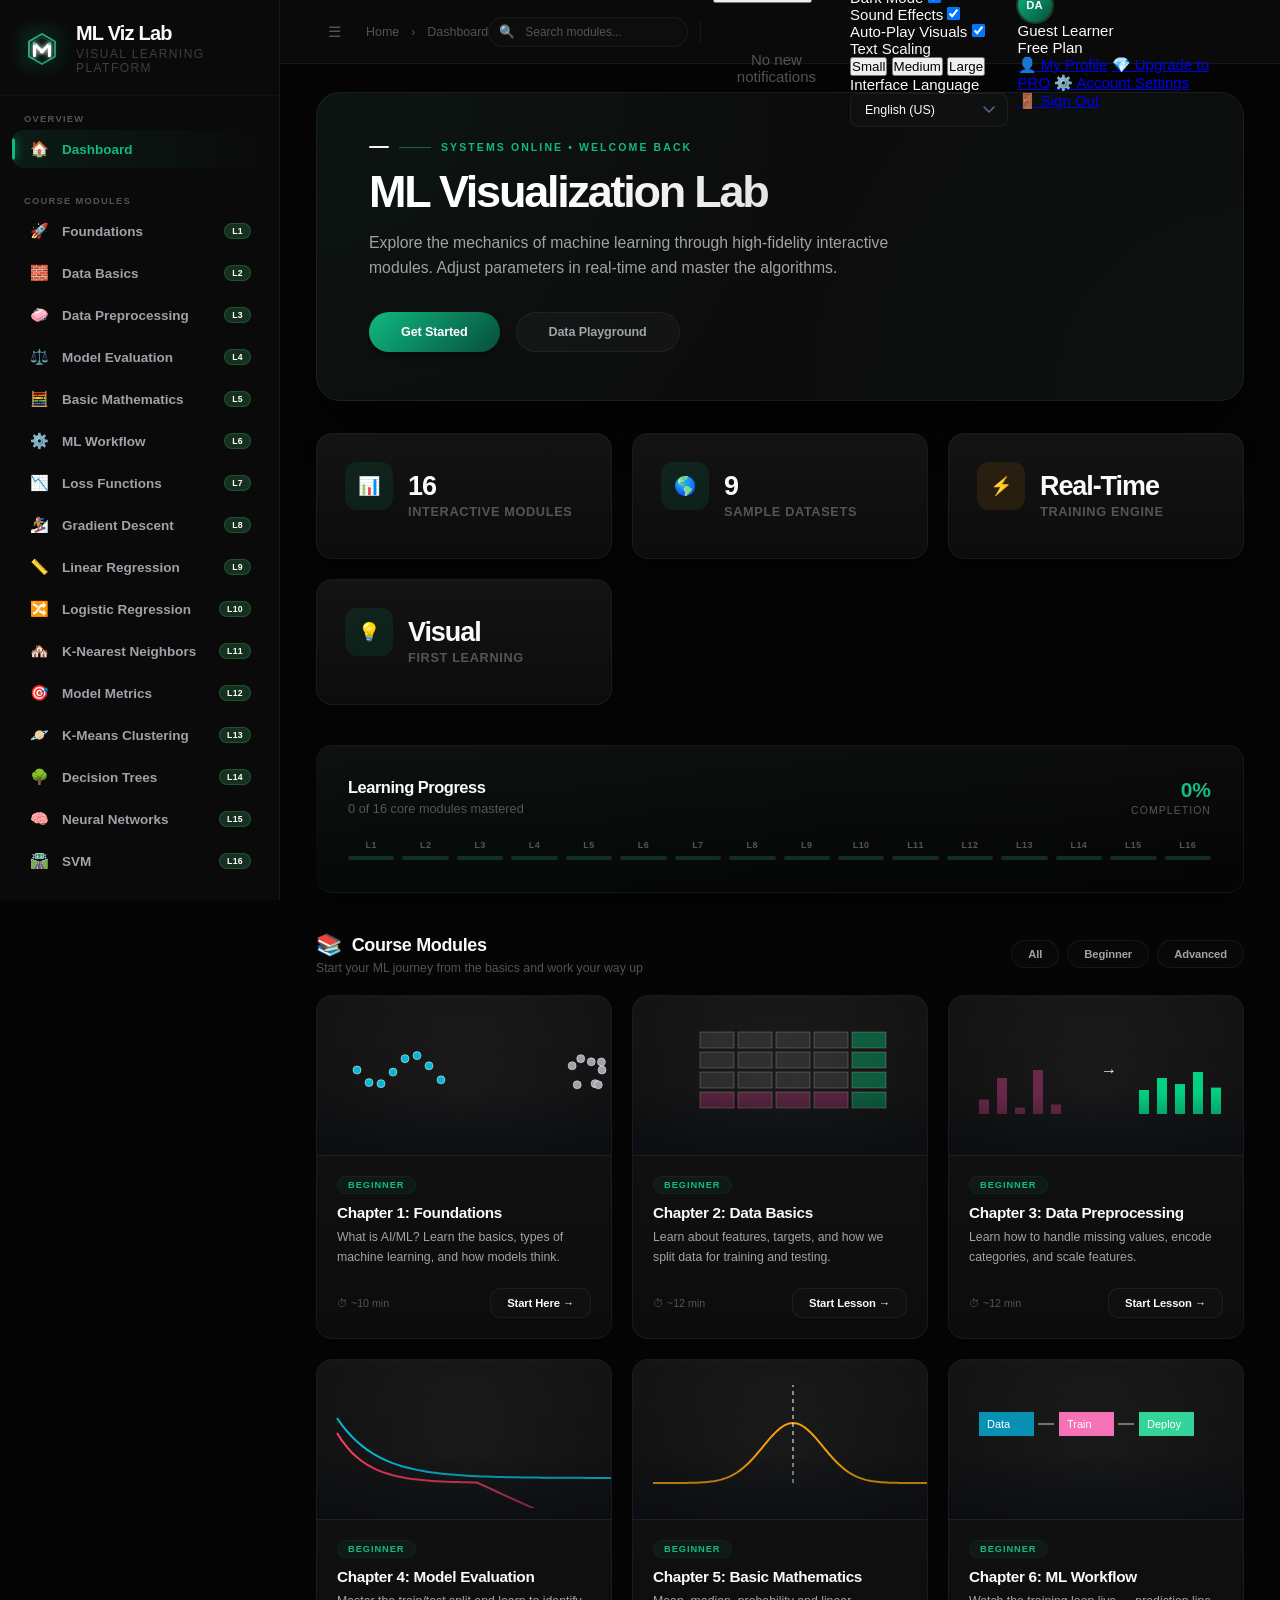
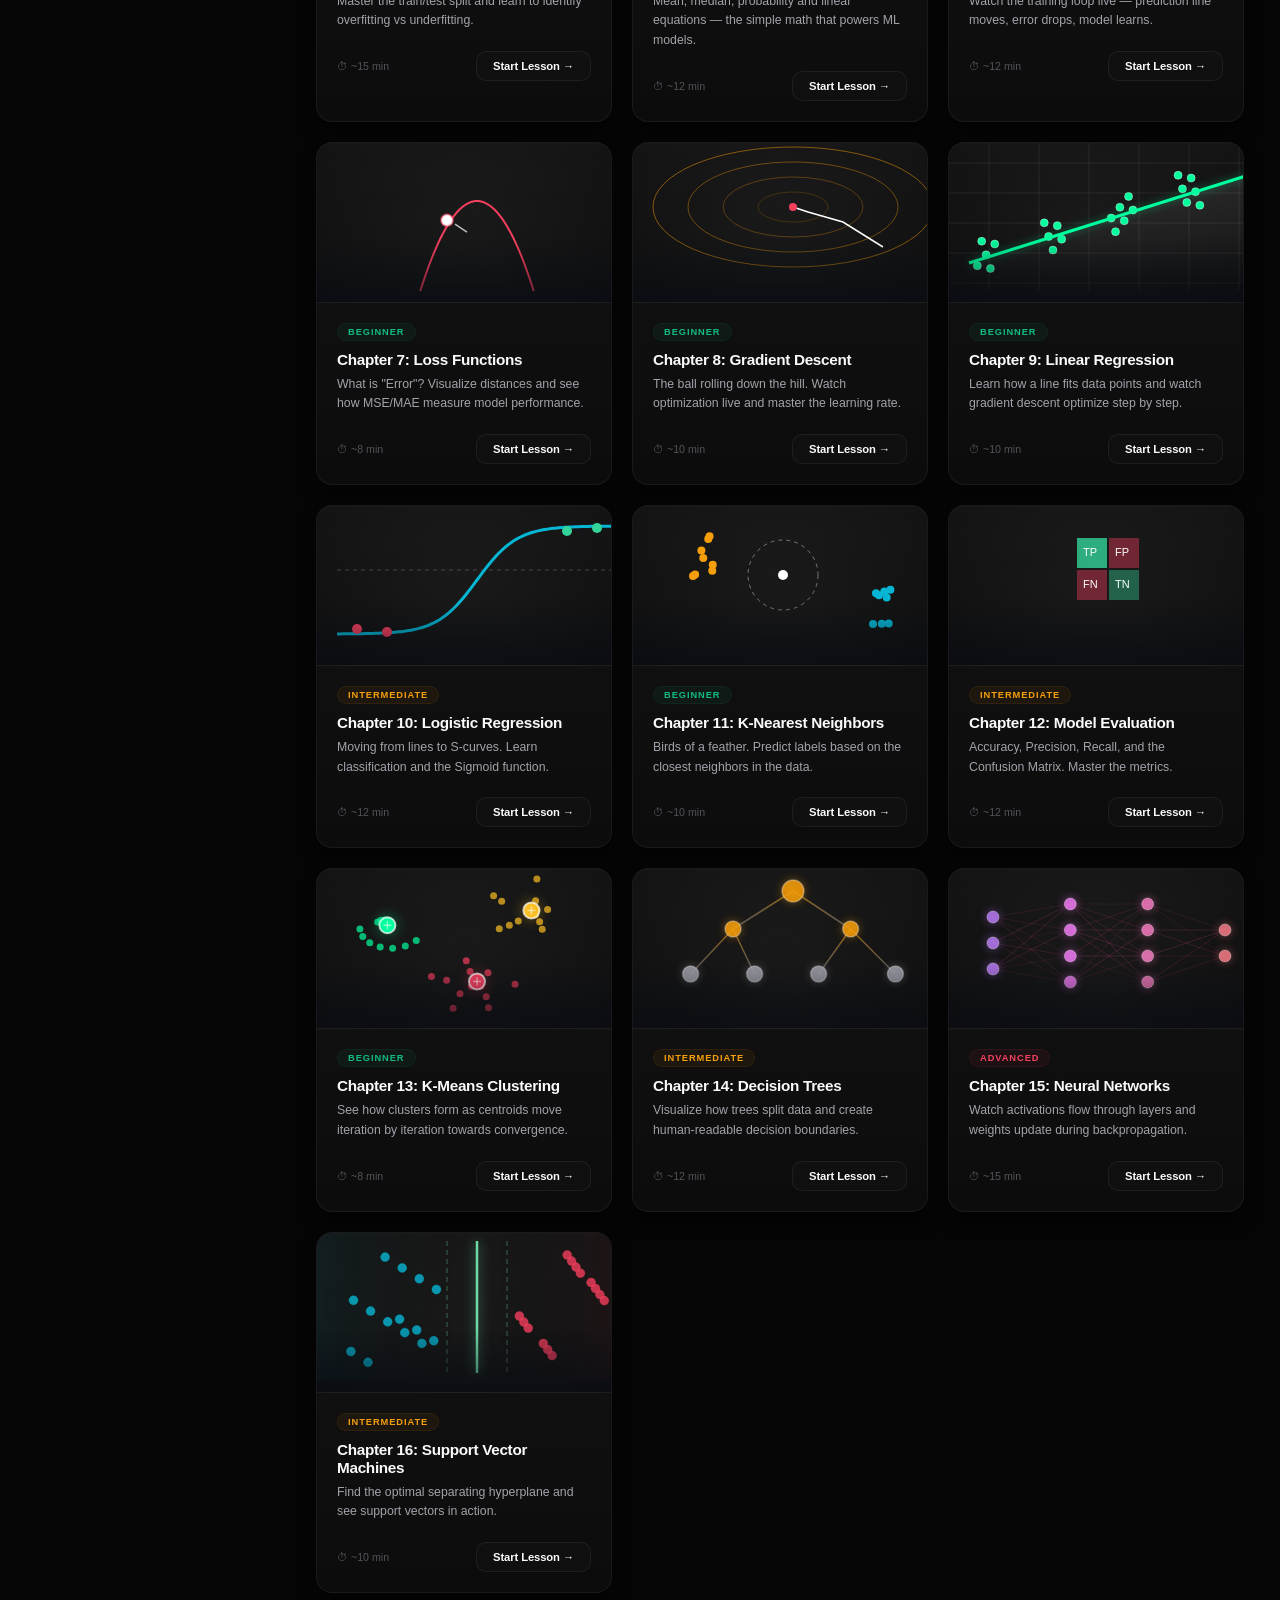
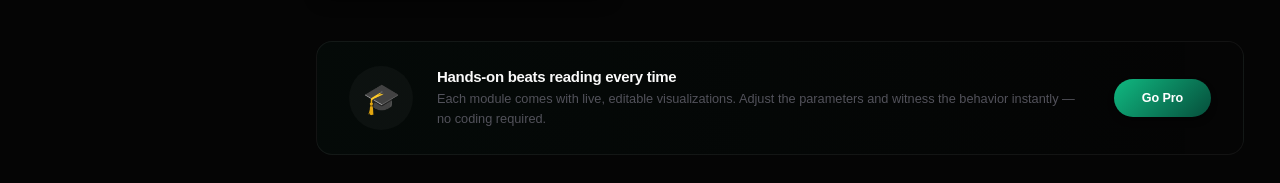
<file: app.html>
<!DOCTYPE html>
<html lang="en">
<head>
  <meta charset="UTF-8">
  <meta name="viewport" content="width=device-width, initial-scale=1.0">

  <!-- SEO -->
  <meta name="description" content="Learn machine learning through interactive visualizations. Watch algorithms train in real-time, understand gradient descent, and explore data.">
  <meta name="keywords" content="machine learning, ML, visualization, interactive, learn ML, neural networks, decision trees, gradient descent">
  <meta name="author" content="ML Viz Lab">
  <meta name="robots" content="index, follow">

  <!-- Open Graph / Social Sharing -->
  <meta property="og:type" content="website">
  <meta property="og:title" content="ML Viz Lab — Learn ML Through Visualization">
  <meta property="og:description" content="Interactive ML learning platform. Watch algorithms train in real-time.">
  <meta property="og:url" content="https://github.com/Vairamuthu18/ML-SAAS">
  <meta property="og:site_name" content="ML Viz Lab">

  <!-- Twitter Card -->
  <meta name="twitter:card" content="summary_large_image">
  <meta name="twitter:title" content="ML Viz Lab — Learn ML Through Visualization">
  <meta name="twitter:description" content="Interactive ML learning platform. Watch algorithms train in real-time.">

  <!-- Content Security Policy -->
  <meta http-equiv="Content-Security-Policy" content="default-src 'self'; script-src 'self' 'unsafe-inline'; style-src 'self' 'unsafe-inline'; img-src 'self' data:; font-src 'self';">

  <title>ML Viz Lab — Learn ML Through Visualization</title>
  <link rel="stylesheet" href="css/style.css">
  <link rel="icon" href="data:image/svg+xml,<svg xmlns='http://www.w3.org/2000/svg' viewBox='0 0 100 100'><path d='M50 5L90 27.5V72.5L50 95L10 72.5V27.5L50 5Z' stroke='%2334d399' stroke-width='6' fill='none'/><path d='M30 70V40L50 60L70 40V70' stroke='white' stroke-width='8' stroke-linecap='round' stroke-linejoin='round'/></svg>">

  <style>
    /* Page loading spinner */
    #page-loader {
      display: flex;
      align-items: center;
      justify-content: center;
      height: 200px;
    }
    .spinner {
      width: 36px; height: 36px;
      border: 3px solid rgba(255,255,255,0.1);
      border-top-color: var(--accent-blue, #6366f1);
      border-radius: 50%;
      animation: spin 0.7s linear infinite;
    }
    @keyframes spin { to { transform: rotate(360deg); } }
  </style>
</head>
<body>
  <div id="app">
    <!-- Sidebar -->
    <aside class="sidebar" role="navigation" aria-label="Main navigation">
      <div class="sidebar-brand" aria-label="ML Viz Lab home">
        <a href="/" style="display:flex;align-items:center;gap:12px;text-decoration:none;color:inherit;width:100%;">
          <div class="sidebar-brand-icon" aria-hidden="true" style="background: none; box-shadow: none;">
            <svg width="40" height="40" viewBox="0 0 24 24" fill="none" xmlns="http://www.w3.org/2000/svg">
              <defs>
                <linearGradient id="logo-grad" x1="0%" y1="0%" x2="100%" y2="100%">
                  <stop offset="0%" stop-color="#34d399" />
                  <stop offset="100%" stop-color="#10b981" />
                </linearGradient>
                <filter id="logo-glow" x="-30%" y="-30%" width="160%" height="160%">
                  <feGaussianBlur stdDeviation="1.2" result="blur" />
                  <feComposite in="SourceGraphic" in2="blur" operator="over" />
                </filter>
              </defs>
              <!-- Hexagonal frame -->
              <path d="M12 3L19.8 7.5V16.5L12 21L4.2 16.5V7.5L12 3Z" 
                    stroke="url(#logo-grad)" stroke-width="1.2" stroke-linejoin="round" opacity="0.8"/>
              <!-- Neural 'M' Structure -->
              <path d="M7.5 16V9L12 13.5L16.5 9V16" 
                    stroke="white" stroke-width="1.8" stroke-linecap="round" stroke-linejoin="round" 
                    filter="url(#logo-glow)" />
              <!-- Data Nodes -->
              <circle cx="12" cy="13.5" r="1.2" fill="white" filter="url(#logo-glow)" />
              <circle cx="7.5" cy="9" r="0.8" fill="#34d399" />
              <circle cx="16.5" cy="9" r="0.8" fill="#34d399" />
              <!-- Glass sheen -->
              <path d="M6 8L12 5L18 8" stroke="white" stroke-width="0.5" opacity="0.2" />
            </svg>
          </div>
          <div>
            <h1 style="margin:0;font-size:20px;">ML Viz Lab</h1>
            <span style="font-size:12px;opacity:0.7;">Visual Learning Platform</span>
          </div>
        </a>
      </div>

      <div class="sidebar-section">
        <div class="sidebar-section-title">Overview</div>
        <ul class="sidebar-nav" role="list">
          <li><a href="#" data-page="dashboard" class="active" aria-current="page"><span class="nav-icon" aria-hidden="true">🏠</span> Dashboard</a></li>
        </ul>
      </div>

      <div class="sidebar-section">
        <div class="sidebar-section-title">Course Modules</div>
        <ul class="sidebar-nav" role="list">
          <li><a href="#" data-page="foundations" aria-label="Lesson 1: Foundations"><span class="nav-icon" aria-hidden="true">🚀</span> Foundations <span class="badge">L1</span></a></li>
          <li><a href="#" data-page="data-basics" aria-label="Lesson 2: Data Basics"><span class="nav-icon" aria-hidden="true">🧱</span> Data Basics <span class="badge">L2</span></a></li>
          <li><a href="#" data-page="data-preprocessing" aria-label="Lesson 3: Data Preprocessing"><span class="nav-icon" aria-hidden="true">🧼</span> Data Preprocessing <span class="badge">L3</span></a></li>
          <li><a href="#" data-page="model-evaluation" aria-label="Lesson 4: Model Evaluation"><span class="nav-icon" aria-hidden="true">⚖️</span> Model Evaluation <span class="badge">L4</span></a></li>
          <li><a href="#" data-page="basic-math" aria-label="Lesson 5: Basic Mathematics"><span class="nav-icon" aria-hidden="true">🧮</span> Basic Mathematics <span class="badge">L5</span></a></li>
          <li><a href="#" data-page="ml-workflow" aria-label="Lesson 6: ML Workflow"><span class="nav-icon" aria-hidden="true">⚙️</span> ML Workflow <span class="badge">L6</span></a></li>
          <li><a href="#" data-page="loss-function" aria-label="Lesson 7: Loss Functions"><span class="nav-icon" aria-hidden="true">📉</span> Loss Functions <span class="badge">L7</span></a></li>
          <li><a href="#" data-page="gradient-descent" aria-label="Lesson 8: Gradient Descent"><span class="nav-icon" aria-hidden="true">🏂</span> Gradient Descent <span class="badge">L8</span></a></li>
          <li><a href="#" data-page="linear-regression" aria-label="Lesson 9: Linear Regression"><span class="nav-icon" aria-hidden="true">📏</span> Linear Regression <span class="badge">L9</span></a></li>
          <li><a href="#" data-page="logistic-regression" aria-label="Lesson 10: Logistic Regression"><span class="nav-icon" aria-hidden="true">🔀</span> Logistic Regression <span class="badge">L10</span></a></li>
          <li><a href="#" data-page="knn" aria-label="Lesson 11: K-Nearest Neighbors"><span class="nav-icon" aria-hidden="true">🏘️</span> K-Nearest Neighbors <span class="badge">L11</span></a></li>
          <li><a href="#" data-page="model-metrics" aria-label="Lesson 12: Model Metrics"><span class="nav-icon" aria-hidden="true">🎯</span> Model Metrics <span class="badge">L12</span></a></li>
          <li><a href="#" data-page="k-means" aria-label="Lesson 13: K-Means Clustering"><span class="nav-icon" aria-hidden="true">🪐</span> K-Means Clustering <span class="badge">L13</span></a></li>
          <li><a href="#" data-page="decision-tree" aria-label="Lesson 14: Decision Trees"><span class="nav-icon" aria-hidden="true">🌳</span> Decision Trees <span class="badge">L14</span></a></li>
          <li><a href="#" data-page="neural-network" aria-label="Lesson 15: Neural Networks"><span class="nav-icon" aria-hidden="true">🧠</span> Neural Networks <span class="badge">L15</span></a></li>
          <li><a href="#" data-page="svm" aria-label="Lesson 16: Support Vector Machines"><span class="nav-icon" aria-hidden="true">🛣️</span> SVM <span class="badge">L16</span></a></li>
        </ul>
      </div>

      <div class="sidebar-section">
        <div class="sidebar-section-title">Tools</div>
        <ul class="sidebar-nav" role="list">
          <li><a href="#" data-page="data-playground" aria-label="Data Playground"><span class="nav-icon" aria-hidden="true">🔬</span> Data Playground</a></li>
          <li><a href="#" data-page="explainers" aria-label="Why Did This Happen? Explainers"><span class="nav-icon" aria-hidden="true">💡</span> Why Did This Happen?</a></li>
        </ul>
      </div>

      <div class="sidebar-section">
        <div class="sidebar-section-title">Account</div>
        <ul class="sidebar-nav" role="list">
          <li><a href="#" data-page="pricing" aria-label="Pricing plans"><span class="nav-icon" aria-hidden="true">💎</span> Pricing <span class="badge pro">PRO</span></a></li>
          <li><a href="#" data-page="login" aria-label="Login or sign up"><span class="nav-icon" aria-hidden="true">👤</span> Login / Signup</a></li>
        </ul>
      </div>

      <!-- Bottom user capsule -->
      <div class="sidebar-user" id="sidebar-user-capsule" aria-label="User account info">
        <div class="sidebar-user-avatar" id="user-avatar-initials">ML</div>
        <div class="sidebar-user-info">
          <div class="sidebar-user-name" id="sidebar-user-name">Guest Learner</div>
          <div class="sidebar-user-role" id="sidebar-user-role">Free Plan · <span style="color:var(--accent-emerald)">Active</span></div>
        </div>
      </div>
    </aside>

    <!-- Main -->
    <div class="main-content" role="main">
      <!-- Topbar -->
      <header class="topbar" role="banner">
        <div class="topbar-left">
          <button class="topbar-btn" id="menu-toggle" aria-label="Toggle sidebar menu" aria-expanded="false">☰</button>
          <nav class="topbar-breadcrumb" id="breadcrumb" aria-label="Breadcrumb">
            Home <span style="color:var(--text-muted);margin:0 5px" aria-hidden="true">›</span> <strong>Dashboard</strong>
          </nav>
        </div>
        <div class="topbar-right">
          <div class="topbar-search" role="search">
            <span class="topbar-search-icon" aria-hidden="true">🔍</span>
            <input type="search" placeholder="Search modules..." id="topbar-search-input" aria-label="Search modules">
          </div>
          <div class="topbar-divider" aria-hidden="true"></div>
          <!-- Notifications -->
          <div class="topbar-dropdown" id="notif-dropdown-trigger">
            <button class="topbar-btn" id="notif-btn" title="Notifications" aria-label="Notifications">
              <svg width="20" height="20" viewBox="0 0 24 24" fill="none" stroke="currentColor" stroke-width="2" stroke-linecap="round" stroke-linejoin="round">
                <path d="M18 8A6 6 0 0 0 6 8c0 7-3 9-3 9h18s-3-2-3-9"></path>
                <path d="M13.73 21a2 2 0 0 1-3.46 0"></path>
              </svg>
              <span class="notif-dot" id="notif-dot-spark"></span>
            </button>
            <div class="dropdown-menu" id="notif-menu">
              <div class="dropdown-header">
                <span>Notifications</span>
                <button class="dropdown-action-btn" id="clear-notifs">Mark all as read</button>
              </div>
              <div class="dropdown-content" id="notif-list">
                <!-- Notifications will be injected here -->
                <div class="dropdown-item empty-state">No new notifications</div>
              </div>
            </div>
          </div>

          <!-- Settings -->
          <div class="topbar-dropdown" id="settings-dropdown-trigger">
            <button class="topbar-btn" id="settings-btn" title="Settings" aria-label="Settings">
              <svg width="20" height="20" viewBox="0 0 24 24" fill="none" stroke="currentColor" stroke-width="2" stroke-linecap="round" stroke-linejoin="round">
                <rect x="3" y="3" width="18" height="18" rx="4" ry="4"></rect>
                <path d="M9 9h6v6H9z"></path>
              </svg>
            </button>
            <div class="dropdown-menu" id="settings-menu">
              <div class="dropdown-header">Platform Settings</div>
              <div class="dropdown-content">
                <div class="dropdown-item-flex">
                  <span>Dark Mode</span>
                  <label class="switch"><input type="checkbox" id="theme-toggle" checked><span class="slider"></span></label>
                </div>
                <div class="dropdown-item-flex">
                  <span>Sound Effects</span>
                  <label class="switch"><input type="checkbox" id="sound-toggle" checked><span class="slider"></span></label>
                </div>
                <div class="dropdown-item-flex">
                  <span>Auto-Play Visuals</span>
                  <label class="switch"><input type="checkbox" id="autoplay-toggle" checked><span class="slider"></span></label>
                </div>
                <div class="dropdown-divider"></div>
                <!-- Accessibility Section -->
                <div class="dropdown-item-vertical">
                  <span class="dropdown-label-sm">Text Scaling</span>
                  <div class="pill-group">
                    <button class="pill-btn" onclick="setTextScale('normal')">Small</button>
                    <button class="pill-btn" onclick="setTextScale('large')">Medium</button>
                    <button class="pill-btn" onclick="setTextScale('extra')">Large</button>
                  </div>
                </div>
                <!-- Language Section -->
                <div class="dropdown-item-vertical border-top">
                  <span class="dropdown-label-sm">Interface Language</span>
                  <select class="dropdown-select" onchange="setLanguage(this.value)">
                    <option value="en">English (US)</option>
                    <option value="es">Español</option>
                    <option value="hi">हिन्दी</option>
                  </select>
                </div>
              </div>
            </div>
          </div>

          <!-- Profile -->
          <div class="topbar-dropdown" id="profile-dropdown-trigger">
            <div class="user-avatar yellow-avatar" id="topbar-user-avatar" title="Profile" aria-label="User profile" role="button" tabindex="0">DA</div>
            <div class="dropdown-menu" id="profile-menu">
              <div class="dropdown-user-header">
                <div class="user-avatar yellow-avatar sm">DA</div>
                <div class="user-details">
                  <div class="user-name" id="dropdown-user-name">Guest Learner</div>
                  <div class="user-plan">Free Plan</div>
                </div>
              </div>
              <div class="dropdown-divider"></div>
              <div class="dropdown-content">
                <a href="#" class="dropdown-item"><span class="dropdown-icon">👤</span> My Profile</a>
                <a href="#" class="dropdown-item"><span class="dropdown-icon">💎</span> Upgrade to PRO</a>
                <a href="#" class="dropdown-item"><span class="dropdown-icon">⚙️</span> Account Settings</a>
                <div class="dropdown-divider"></div>
                <a href="#" class="dropdown-item logout-btn" id="logout-btn"><span class="dropdown-icon">🚪</span> Sign Out</a>
              </div>
            </div>
          </div>
        </div>
      </header>

      <!-- Page Content -->
      <div id="page-content" class="page-content" aria-live="polite" aria-label="Page content"></div>
    </div>
  </div>

  <script type="module">
    import { navigate } from './js/app.js';
    window.__app = { navigate };
  </script>
</body>
</html>
</file>
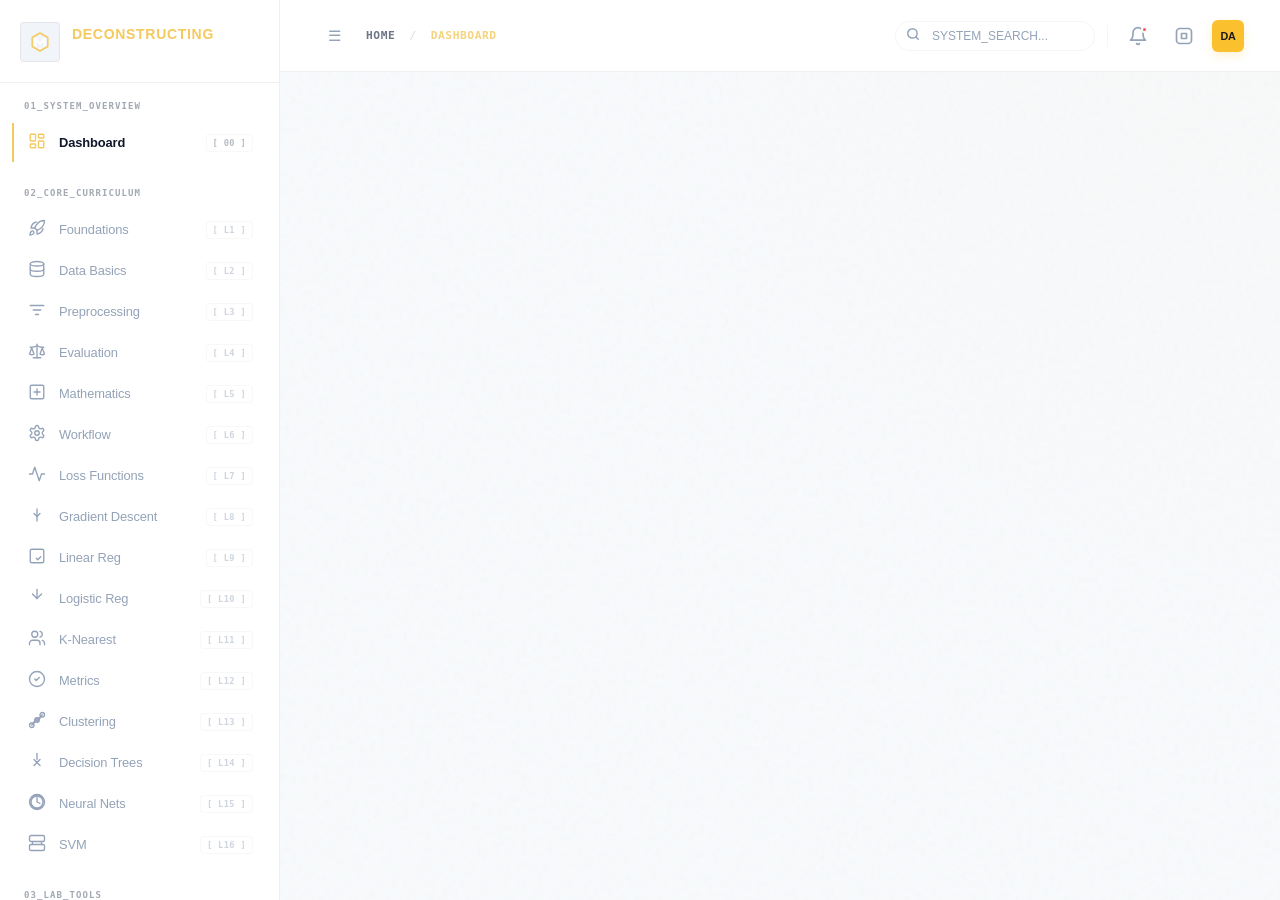
<file: react-app/public/app.html>
<!DOCTYPE html>
<html lang="en">
<head>
  <meta charset="UTF-8">
  <meta name="viewport" content="width=device-width, initial-scale=1.0">

  <!-- SEO -->
  <meta name="description" content="Learn machine learning through interactive visualizations. Watch algorithms train in real-time, understand gradient descent, and explore data.">
  <meta name="keywords" content="machine learning, ML, visualization, interactive, learn ML, neural networks, decision trees, gradient descent">
  <meta name="author" content="DECONSTRUCTING AI SYSTEMS">
  <meta name="robots" content="index, follow">

  <!-- Open Graph / Social Sharing -->
  <meta property="og:type" content="website">
  <meta property="og:title" content="DECONSTRUCTING AI SYSTEMS">
  <meta property="og:description" content="High-fidelity ML platform. Master the architecture of modern AI.">
  <meta property="og:url" content="https://github.com/Vairamuthu18/ALGO-ARCHITECT">
  <meta property="og:site_name" content="DECONSTRUCTING AI SYSTEMS">

  <!-- Twitter Card -->
  <meta name="twitter:card" content="summary_large_image">
  <meta name="twitter:title" content="DECONSTRUCTING AI SYSTEMS">
  <meta name="twitter:description" content="High-fidelity ML visualization. Deconstruct logic, architect the future.">

  <!-- Content Security Policy -->
  <meta http-equiv="Content-Security-Policy" content="default-src 'self'; script-src 'self' 'unsafe-inline'; style-src 'self' 'unsafe-inline'; img-src 'self' data:; font-src 'self';">

  <title>DECONSTRUCTING AI SYSTEMS</title>
  <link rel="stylesheet" href="css/style.css">
  <link rel="icon" href="data:image/svg+xml,<svg xmlns='http://www.w3.org/2000/svg' viewBox='0 0 100 100'><path d='M50 5L90 27.5V72.5L50 95L10 72.5V27.5L50 5Z' stroke='%2334d399' stroke-width='6' fill='none'/><path d='M30 70V40L50 60L70 40V70' stroke='white' stroke-width='8' stroke-linecap='round' stroke-linejoin='round'/></svg>">

  <style>
    /* Page loading spinner */
    #page-loader {
      display: flex;
      align-items: center;
      justify-content: center;
      height: 200px;
    }
    .spinner {
      width: 36px; height: 36px;
      border: 3px solid rgba(255,255,255,0.1);
      border-top-color: var(--accent-blue, #6366f1);
      border-radius: 50%;
      animation: spin 0.7s linear infinite;
    }
    @keyframes spin { to { transform: rotate(360deg); } }
  </style>
</head>
<body>
  <div id="app">
    <!-- Sidebar -->
    <aside class="sidebar" role="navigation" aria-label="Main navigation">
      <div class="sidebar-brand" aria-label="ML Viz Lab home">
        <a href="/" style="display:flex;align-items:center;gap:12px;text-decoration:none;color:inherit;width:100%;">
          <div class="sidebar-brand-icon" aria-hidden="true" style="background: var(--bg-muted); border: 1px solid var(--border-subtle); box-shadow: none;">
            <svg width="24" height="24" viewBox="0 0 24 24" fill="none" xmlns="http://www.w3.org/2000/svg">
              <!-- Sharp Hexagonal frame -->
              <path d="M12 3L19.8 7.5V16.5L12 21L4.2 16.5V7.5L12 3Z" 
                    stroke="var(--accent-gold)" stroke-width="1.5" stroke-linejoin="round"/>
              <!-- Clean 'M' Structure -->
              <path d="M7.5 16V9L12 13.5L16.5 9V16" 
                    stroke="white" stroke-width="2" stroke-linecap="round" stroke-linejoin="round" />
            </svg>
          </div>
          <div>
            <h1 style="margin:0;font-size:14px; letter-spacing:0.05em; font-weight:800; text-transform:uppercase; color:var(--accent-gold);">Deconstructing</h1>
            <h1 style="margin:0;font-size:14px; letter-spacing:0.05em; font-weight:800; text-transform:uppercase; color:white;">AI Systems</h1>
          </div>
        </a>
      </div>

      <div class="sidebar-section">
        <div class="sidebar-section-title mono-label" style="margin-bottom:12px; font-size:0.6rem; letter-spacing:0.12em; opacity:0.5;">01_SYSTEM_OVERVIEW</div>
        <ul class="sidebar-nav" role="list">
          <li><a href="#" data-page="dashboard" class="active" aria-current="page">
            <span class="nav-icon" aria-hidden="true" style="color:var(--accent-gold);">
              <svg width="18" height="18" viewBox="0 0 24 24" fill="none" stroke="currentColor" stroke-width="1.8" stroke-linecap="round" stroke-linejoin="round"><rect width="7" height="9" x="3" y="3" rx="1"/><rect width="7" height="5" x="14" y="3" rx="1"/><rect width="7" height="9" x="14" y="12" rx="1"/><rect width="7" height="5" x="3" y="16" rx="1"/></svg>
            </span>
            Dashboard
            <span class="badge mono-label" style="margin-left:auto; opacity:0.4;">[ 00 ]</span>
          </a></li>
        </ul>
      </div>

      <div class="sidebar-section">
        <div class="sidebar-section-title mono-label" style="margin-bottom:12px; font-size:0.6rem; letter-spacing:0.12em; opacity:0.5;">02_CORE_CURRICULUM</div>
        <ul class="sidebar-nav" role="list">
          <li><a href="#" data-page="foundations" aria-label="Lesson 1: Foundations">
            <span class="nav-icon" aria-hidden="true">
              <svg width="18" height="18" viewBox="0 0 24 24" fill="none" stroke="currentColor" stroke-width="1.8" stroke-linecap="round" stroke-linejoin="round"><path d="M4.5 16.5c-1.5 1.26-2 5-2 5s3.74-.5 5-2c.71-.84.7-2.13-.09-2.91a2.18 2.18 0 0 0-2.91-.09z"/><path d="m12 15-3-3a22 22 0 0 1 2-3.95A12.88 12.88 0 0 1 22 2c0 2.72-.78 7.5-6 11a22.35 22.35 0 0 1-4 2z"/><path d="M9 12H4s.55-3.03 2-5c1.62-2.2 5-3 5-3"/><path d="M12 15v5s3.03-.55 5-2c2.2-1.62 3-5 3-5"/></svg>
            </span>
            Foundations <span class="badge mono-label">[ L1 ]</span>
          </a></li>
          <li><a href="#" data-page="data-basics" aria-label="Lesson 2: Data Basics">
            <span class="nav-icon" aria-hidden="true">
              <svg width="18" height="18" viewBox="0 0 24 24" fill="none" stroke="currentColor" stroke-width="1.8" stroke-linecap="round" stroke-linejoin="round"><ellipse cx="12" cy="5" rx="9" ry="3"/><path d="M3 5V19A9 3 0 0 0 21 19V5"/><path d="M3 12A9 3 0 0 0 21 12"/></svg>
            </span>
            Data Basics <span class="badge mono-label">[ L2 ]</span>
          </a></li>
          <li><a href="#" data-page="data-preprocessing" aria-label="Lesson 3: Data Preprocessing">
            <span class="nav-icon" aria-hidden="true">
              <svg width="18" height="18" viewBox="0 0 24 24" fill="none" stroke="currentColor" stroke-width="1.8" stroke-linecap="round" stroke-linejoin="round"><path d="M3 6h18"/><path d="M7 12h10"/><path d="M10 18h4"/></svg>
            </span>
            Preprocessing <span class="badge mono-label">[ L3 ]</span>
          </a></li>
          <li><a href="#" data-page="model-evaluation" aria-label="Lesson 4: Model Evaluation">
            <span class="nav-icon" aria-hidden="true">
              <svg width="18" height="18" viewBox="0 0 24 24" fill="none" stroke="currentColor" stroke-width="1.8" stroke-linecap="round" stroke-linejoin="round"><path d="m16 16 3-8 3 8c-.87.65-1.92 1-3 1s-2.13-.35-3-1Z"/><path d="m2 16 3-8 3 8c-.87.65-1.92 1-3 1s-2.13-.35-3-1Z"/><path d="M7 21h10"/><path d="M12 3v18"/><path d="M3 7h2c2 0 5-1 7-2 2 1 5 2 7 2h2"/></svg>
            </span>
            Evaluation <span class="badge mono-label">[ L4 ]</span>
          </a></li>
          <li><a href="#" data-page="basic-math" aria-label="Lesson 5: Basic Mathematics">
            <span class="nav-icon" aria-hidden="true">
              <svg width="18" height="18" viewBox="0 0 24 24" fill="none" stroke="currentColor" stroke-width="1.8" stroke-linecap="round" stroke-linejoin="round"><rect width="18" height="18" x="3" y="3" rx="2"/><path d="M8 12h8"/><path d="M12 8v8"/></svg>
            </span>
            Mathematics <span class="badge mono-label">[ L5 ]</span>
          </a></li>
          <li><a href="#" data-page="ml-workflow" aria-label="Lesson 6: ML Workflow">
            <span class="nav-icon" aria-hidden="true">
              <svg width="18" height="18" viewBox="0 0 24 24" fill="none" stroke="currentColor" stroke-width="1.8" stroke-linecap="round" stroke-linejoin="round"><path d="M12.22 2h-.44a2 2 0 0 0-2 2v.18a2 2 0 0 1-1 1.73l-.43.25a2 2 0 0 1-2 0l-.15-.08a2 2 0 0 0-2.73.73l-.22.38a2 2 0 0 0 .73 2.73l.15.1a2 2 0 0 1 1 1.72v.51a2 2 0 0 1-1 1.74l-.15.09a2 2 0 0 0-.73 2.73l.22.38a2 2 0 0 0 2.73.73l.15-.08a2 2 0 0 1 2 0l.43.25a2 2 0 0 1 1 1.73V20a2 2 0 0 0 2 2h.44a2 2 0 0 0 2-2v-.18a2 2 0 0 1 1-1.73l.43-.25a2 2 0 0 1 2 0l.15.08a2 2 0 0 0 2.73-.73l.22-.39a2 2 0 0 0-.73-2.73l-.15-.08a2 2 0 0 1-1-1.74v-.5a2 2 0 0 1 1-1.74l.15-.09a2 2 0 0 0 .73-2.73l-.22-.38a2 2 0 0 0-2.73-.73l-.15.08a2 2 0 0 1-2 0l-.43-.25a2 2 0 0 1-1-1.73V4a2 2 0 0 0-2-2z"/><circle cx="12" cy="12" r="3"/></svg>
            </span>
            Workflow <span class="badge mono-label">[ L6 ]</span>
          </a></li>
          <li><a href="#" data-page="loss-function" aria-label="Lesson 7: Loss Functions">
            <span class="nav-icon" aria-hidden="true">
              <svg width="18" height="18" viewBox="0 0 24 24" fill="none" stroke="currentColor" stroke-width="1.8" stroke-linecap="round" stroke-linejoin="round"><path d="M22 12h-4l-3 9L9 3l-3 9H2"/></svg>
            </span>
            Loss Functions <span class="badge mono-label">[ L7 ]</span>
          </a></li>
          <li><a href="#" data-page="gradient-descent" aria-label="Lesson 8: Gradient Descent">
            <span class="nav-icon" aria-hidden="true">
              <svg width="18" height="18" viewBox="0 0 24 24" fill="none" stroke="currentColor" stroke-width="1.8" stroke-linecap="round" stroke-linejoin="round"><path d="M12 20v-6"/><path d="m16 10-4 4-4-4"/><path d="M12 14V4"/></svg>
            </span>
            Gradient Descent <span class="badge mono-label">[ L8 ]</span>
          </a></li>
          <li><a href="#" data-page="linear-regression" aria-label="Lesson 9: Linear Regression">
            <span class="nav-icon" aria-hidden="true">
              <svg width="18" height="18" viewBox="0 0 24 24" fill="none" stroke="currentColor" stroke-width="1.8" stroke-linecap="round" stroke-linejoin="round"><path d="m11 15 2 2 4-4"/><rect width="18" height="18" x="3" y="3" rx="2"/></svg>
            </span>
            Linear Reg <span class="badge mono-label">[ L9 ]</span>
          </a></li>
          <li><a href="#" data-page="logistic-regression" aria-label="Lesson 10: Logistic Regression">
            <span class="nav-icon" aria-hidden="true">
              <svg width="18" height="18" viewBox="0 0 24 24" fill="none" stroke="currentColor" stroke-width="1.8" stroke-linecap="round" stroke-linejoin="round"><path d="m18 8-6 6-6-6"/><path d="M12 14V2"/></svg>
            </span>
            Logistic Reg <span class="badge mono-label">[ L10 ]</span>
          </a></li>
          <li><a href="#" data-page="knn" aria-label="Lesson 11: K-Nearest Neighbors">
            <span class="nav-icon" aria-hidden="true">
              <svg width="18" height="18" viewBox="0 0 24 24" fill="none" stroke="currentColor" stroke-width="1.8" stroke-linecap="round" stroke-linejoin="round"><path d="M16 21v-2a4 4 0 0 0-4-4H6a4 4 0 0 0-4 4v2"/><circle cx="9" cy="7" r="4"/><path d="M22 21v-2a4 4 0 0 0-3-3.87"/><path d="M16 3.13a4 4 0 0 1 0 7.75"/></svg>
            </span>
            K-Nearest <span class="badge mono-label">[ L11 ]</span>
          </a></li>
          <li><a href="#" data-page="model-metrics" aria-label="Lesson 12: Model Metrics">
            <span class="nav-icon" aria-hidden="true">
              <svg width="18" height="18" viewBox="0 0 24 24" fill="none" stroke="currentColor" stroke-width="1.8" stroke-linecap="round" stroke-linejoin="round"><circle cx="12" cy="12" r="10"/><path d="m9 12 2 2 4-4"/></svg>
            </span>
            Metrics <span class="badge mono-label">[ L12 ]</span>
          </a></li>
          <li><a href="#" data-page="k-means" aria-label="Lesson 13: K-Means Clustering">
            <span class="nav-icon" aria-hidden="true">
              <svg width="18" height="18" viewBox="0 0 24 24" fill="none" stroke="currentColor" stroke-width="1.8" stroke-linecap="round" stroke-linejoin="round"><circle cx="12" cy="12" r="3"/><circle cx="19" cy="5" r="3"/><circle cx="5" cy="19" r="3"/><path d="M17.17 6.83 6.83 17.17"/><path d="m12 15 7-10"/><path d="m12 9-7 10"/></svg>
            </span>
            Clustering <span class="badge mono-label">[ L13 ]</span>
          </a></li>
          <li><a href="#" data-page="decision-tree" aria-label="Lesson 14: Decision Trees">
            <span class="nav-icon" aria-hidden="true">
              <svg width="18" height="18" viewBox="0 0 24 24" fill="none" stroke="currentColor" stroke-width="1.8" stroke-linecap="round" stroke-linejoin="round"><path d="M12 2v8"/><path d="m16 10-4 4-4-4"/><path d="m12 14-4 4"/><path d="m12 14 4 4"/></svg>
            </span>
            Decision Trees <span class="badge mono-label">[ L14 ]</span>
          </a></li>
          <li><a href="#" data-page="neural-network" aria-label="Lesson 15: Neural Networks">
            <span class="nav-icon" aria-hidden="true">
              <svg width="18" height="18" viewBox="0 0 24 24" fill="none" stroke="currentColor" stroke-width="1.8" stroke-linecap="round" stroke-linejoin="round"><path d="M12 2a10 10 0 1 0 10 10A10 10 0 0 0 12 2zm0 18a8 8 0 1 1 8-8 8 8 0 0 1-8 8z"/><path d="M12 6v6l4 2"/></svg>
            </span>
            Neural Nets <span class="badge mono-label">[ L15 ]</span>
          </a></li>
          <li><a href="#" data-page="svm" aria-label="Lesson 16: Support Vector Machines">
            <span class="nav-icon" aria-hidden="true">
              <svg width="18" height="18" viewBox="0 0 24 24" fill="none" stroke="currentColor" stroke-width="1.8" stroke-linecap="round" stroke-linejoin="round"><rect width="20" height="8" x="2" y="2" rx="2"/><rect width="20" height="8" x="2" y="14" rx="2"/><path d="M6 10v4"/><path d="M18 10v4"/></svg>
            </span>
            SVM <span class="badge mono-label">[ L16 ]</span>
          </a></li>
        </ul>
      </div>

      <div class="sidebar-section">
        <div class="sidebar-section-title mono-label" style="margin-bottom:12px; font-size:0.6rem; letter-spacing:0.12em; opacity:0.5;">03_LAB_TOOLS</div>
        <ul class="sidebar-nav" role="list">
          <li><a href="#" data-page="data-playground" aria-label="Data Playground">
            <span class="nav-icon" aria-hidden="true">
              <svg width="18" height="18" viewBox="0 0 24 24" fill="none" stroke="currentColor" stroke-width="1.8" stroke-linecap="round" stroke-linejoin="round"><path d="M6 18h8"/><path d="M3 22h18"/><path d="M14 22a7 7 0 1 0 0-14h-1"/><path d="M9 14h2"/></svg>
            </span>
            Data Playground
          </a></li>
          <li><a href="#" data-page="explainers" aria-label="Why Did This Happen? Explainers">
            <span class="nav-icon" aria-hidden="true">
              <svg width="18" height="18" viewBox="0 0 24 24" fill="none" stroke="currentColor" stroke-width="1.8" stroke-linecap="round" stroke-linejoin="round"><path d="M15 14c.2-1 .7-1.7 1.5-2.5 1-.9 1.5-2.2 1.5-3.5A6 6 0 0 0 6 8c0 1 .2 2.2 1.5 3.5.7.7 1.3 1.5 1.5 2.5"/><path d="M9 18h6"/><path d="M10 22h4"/></svg>
            </span>
            Explainers
          </a></li>
        </ul>
      </div>

      <div class="sidebar-section">
        <div class="sidebar-section-title mono-label" style="margin-bottom:12px; font-size:0.6rem; letter-spacing:0.12em; opacity:0.5;">04_IDENTITY</div>
        <ul class="sidebar-nav" role="list">
          <li><a href="#" data-page="pricing" aria-label="Pricing plans">
            <span class="nav-icon" aria-hidden="true">
              <svg width="18" height="18" viewBox="0 0 24 24" fill="none" stroke="currentColor" stroke-width="1.8" stroke-linecap="round" stroke-linejoin="round"><path d="M6 3h12l4 6-10 12L2 9z"/><path d="M11 3 8 9l3 12"/><path d="m13 3 3 6-3 12"/><path d="M2 9h20"/></svg>
            </span>
            Pricing <span class="badge pro mono-label">PRO</span>
          </a></li>
          <li><a href="#" data-page="login" aria-label="Login or sign up">
            <span class="nav-icon" aria-hidden="true">
              <svg width="18" height="18" viewBox="0 0 24 24" fill="none" stroke="currentColor" stroke-width="1.8" stroke-linecap="round" stroke-linejoin="round"><path d="M19 21v-2a4 4 0 0 0-4-4H9a4 4 0 0 0-4 4v2"/><circle cx="12" cy="7" r="4"/></svg>
            </span>
            Account Access
          </a></li>
        </ul>
      </div>

      <!-- Bottom user capsule -->
      <div class="sidebar-user" id="sidebar-user-capsule" aria-label="User account info">
        <div class="sidebar-user-avatar" id="user-avatar-initials" style="background:var(--accent-gold); color:#071017; font-weight:800;">DA</div>
        <div class="sidebar-user-info">
          <div class="sidebar-user-name" id="sidebar-user-name">Guest Learner</div>
          <div class="sidebar-user-role" id="sidebar-user-role">Free Plan · <span style="color:var(--accent-gold)">Active</span></div>
        </div>
      </div>
    </aside>

    <!-- Main -->
    <div class="main-content" role="main">
      <!-- Topbar -->
      <header class="topbar" role="banner" style="background: var(--bg-secondary); backdrop-filter: none; -webkit-backdrop-filter: none; border-bottom: 1px solid var(--border-subtle);">
        <div class="topbar-left">
          <button class="topbar-btn" id="menu-toggle" aria-label="Toggle sidebar menu" aria-expanded="false">☰</button>
          <nav class="topbar-breadcrumb mono-label" id="breadcrumb" aria-label="Breadcrumb" style="font-size:0.75rem; letter-spacing:0.05em; opacity:0.8;">
            Home <span style="color:var(--text-muted);margin:0 8px; opacity:0.4;" aria-hidden="true">/</span> <span style="color:var(--accent-gold); font-weight:700;">Dashboard</span>
          </nav>
        </div>
        <div class="topbar-right">
          <div class="topbar-search" role="search">
            <span class="topbar-search-icon" aria-hidden="true">
              <svg width="14" height="14" viewBox="0 0 24 24" fill="none" stroke="currentColor" stroke-width="2.5" stroke-linecap="round" stroke-linejoin="round"><circle cx="11" cy="11" r="8"/><path d="m21 21-4.3-4.3"/></svg>
            </span>
            <input type="search" placeholder="SYSTEM_SEARCH..." id="topbar-search-input" aria-label="Search modules">
          </div>
          <div class="topbar-divider" aria-hidden="true"></div>
          
          <!-- Notifications -->
          <div class="topbar-dropdown" id="notif-dropdown-trigger">
            <button class="topbar-btn" id="notif-btn" title="Notifications" aria-label="Notifications">
              <svg width="20" height="20" viewBox="0 0 24 24" fill="none" stroke="currentColor" stroke-width="2" stroke-linecap="round" stroke-linejoin="round">
                <path d="M18 8A6 6 0 0 0 6 8c0 7-3 9-3 9h18s-3-2-3-9"></path>
                <path d="M13.73 21a2 2 0 0 1-3.46 0"></path>
              </svg>
              <span class="notif-dot" id="notif-dot-spark"></span>
            </button>
            <div class="dropdown-menu" id="notif-menu">
              <div class="dropdown-header">
                <span>Notifications</span>
                <button class="dropdown-action-btn" id="clear-notifs">Mark all as read</button>
              </div>
              <div class="dropdown-content" id="notif-list">
                <div class="dropdown-item empty-state">No new notifications</div>
              </div>
            </div>
          </div>

          <!-- Settings -->
          <div class="topbar-dropdown" id="settings-dropdown-trigger">
            <button class="topbar-btn" id="settings-btn" title="Settings" aria-label="Settings">
              <svg width="20" height="20" viewBox="0 0 24 24" fill="none" stroke="currentColor" stroke-width="2" stroke-linecap="round" stroke-linejoin="round">
                <rect x="3" y="3" width="18" height="18" rx="4" ry="4"></rect>
                <path d="M9 9h6v6H9z"></path>
              </svg>
            </button>
            <div class="dropdown-menu" id="settings-menu">
              <div class="dropdown-header">Platform Settings</div>
              <div class="dropdown-content">
                <div class="dropdown-item-flex">
                  <span>Dark Mode</span>
                  <label class="switch"><input type="checkbox" id="theme-toggle" checked><span class="slider"></span></label>
                </div>
                <div class="dropdown-item-flex">
                  <span>Sound Effects</span>
                  <label class="switch"><input type="checkbox" id="sound-toggle" checked><span class="slider"></span></label>
                </div>
                <div class="dropdown-item-flex">
                  <span>Auto-Play Visuals</span>
                  <label class="switch"><input type="checkbox" id="autoplay-toggle" checked><span class="slider"></span></label>
                </div>
                <div class="dropdown-divider"></div>
                <!-- Accessibility Section -->
                <div class="dropdown-item-vertical">
                  <span class="dropdown-label-sm">Text Scaling</span>
                  <div class="pill-group">
                    <button class="pill-btn" onclick="setTextScale('normal')">Small</button>
                    <button class="pill-btn" onclick="setTextScale('large')">Medium</button>
                    <button class="pill-btn" onclick="setTextScale('extra')">Large</button>
                  </div>
                </div>
                <!-- Language Section -->
                <div class="dropdown-item-vertical border-top">
                  <span class="dropdown-label-sm">Interface Language</span>
                  <select class="dropdown-select" onchange="setLanguage(this.value)">
                    <option value="en">English (US)</option>
                    <option value="es">Español</option>
                    <option value="hi">हिन्दी</option>
                  </select>
                </div>
              </div>
            </div>
          </div>

          <!-- Profile -->
          <div class="topbar-dropdown" id="profile-dropdown-trigger">
            <div class="user-avatar yellow-avatar" id="topbar-user-avatar" title="Profile" aria-label="User profile" role="button" tabindex="0">DA</div>
            <div class="dropdown-menu" id="profile-menu">
              <div class="dropdown-user-header">
                <div class="user-avatar yellow-avatar sm">DA</div>
                <div class="user-details">
                  <div class="user-name" id="dropdown-user-name">Guest Learner</div>
                  <div class="user-plan">Free Plan</div>
                </div>
              </div>
              <div class="dropdown-divider"></div>
              <div class="dropdown-content">
                <a href="#" class="dropdown-item"><span class="dropdown-icon">👤</span> My Profile</a>
                <a href="#" class="dropdown-item"><span class="dropdown-icon">💎</span> Upgrade to PRO</a>
                <a href="#" class="dropdown-item"><span class="dropdown-icon">⚙️</span> Account Settings</a>
                <div class="dropdown-divider"></div>
                <a href="#" class="dropdown-item logout-btn" id="logout-btn"><span class="dropdown-icon">🚪</span> Sign Out</a>
              </div>
            </div>
          </div>
        </div>
      </header>

      <!-- Page Content -->
      <div id="page-content" class="page-content" aria-live="polite" aria-label="Page content"></div>
    </div>
  </div>

  <script type="module">
    import { navigate } from './js/app.js';
    window.__app = { navigate };
  </script>
</body>
</html>
</file>
<file: css/style.css>
/* ========================================
   ML Viz Platform â€” Premium Green Design System
   ======================================== */
@import url('https://fonts.googleapis.com/css2?family=Inter:wght@400;500;600;700&family=JetBrains+Mono:wght@400;500;600&display=swap');

:root {
  /* Core palette â€” Deep Obsidian & Slate */
  --bg-primary:    #050505; /* Solid Obsidian */
  --bg-secondary:  #0a0a0a;
  --bg-card:       #0c0c0c;
  --bg-card-hover: #121212;
  --bg-glass:      rgba(255,255,255,0.015);
  --bg-glass-2:    rgba(255,255,255,0.04);
  --border-glass:  rgba(255,255,255,0.06);
  --border-subtle: rgba(255,255,255,0.03);
  --border-active: rgba(255,255,255,0.15);

  /* Accents — Sophisticated Emerald & Slate */
  --accent-blue:       #f4f4f5;
  --accent-blue-light: #ffffff;
  --accent-violet:     #52525b;
  --accent-emerald:    #10b981; /* Professional emerald */
  --accent-emerald-glow: rgba(16, 185, 129, 0.25);
  --accent-amber:      #f59e0b;
  --accent-rose:       #f43f5e;
  --accent-cyan:       #3f3f46;
  --accent-pink:       #71717a;

  /* Gradients — Ambient & Refined */
  --gradient-primary: linear-gradient(135deg, #10b981 0%, #064e3b 100%);
  --gradient-success: linear-gradient(180deg, #10b981, #065f46);
  --gradient-warm:    linear-gradient(180deg, #f59e0b, #92400e);
  --gradient-cool:    linear-gradient(180deg, #f4f4f5, #a1a1aa);
  --gradient-aurora:  var(--bg-secondary);
  --gradient-bg:      radial-gradient(circle at 50% 10%, rgba(16, 185, 129, 0.04), transparent 80%);

  /* Text */
  --text-primary:   #fafafa;
  --text-secondary: #a1a1aa;
  --text-muted:     #52525b;
  --text-accent:    #ffffff;

  /* Sizing */
  --sidebar-width:  280px; /* Slightly wider for modern feel */
  --topbar-height:  64px;
  --radius-xs:  4px;
  --radius-sm:  8px;
  --radius-md:  12px;
  --radius-lg:  16px;
  --radius-xl:  24px;
  --radius-2xl: 32px;

  /* Shadows — Ambient Layered */
  --shadow-xs:     0 1px 2px rgba(0,0,0,0.4);
  --shadow-sm:     0 4px 6px -1px rgba(0,0,0,0.5);
  --shadow-md:     0 12px 20px -8px rgba(0,0,0,0.8);
  --shadow-lg:     0 25px 50px -12px rgba(0,0,0,0.9);
  --shadow-glow:   0 0 20px var(--accent-emerald-glow);
  --shadow-card:   0 1px 1px rgba(255,255,255,0.02) inset, 0 10px 15px -3px rgba(0,0,0,0.5);

  /* Transitions */
  --ease:       cubic-bezier(0.4, 0, 0.2, 1);
  --ease-spring:cubic-bezier(0.175, 0.885, 0.32, 1.05);
  --duration:   0.15s;
  --duration-slow: 0.3s;
}

*, *::before, *::after { box-sizing: border-box; margin: 0; padding: 0; }

html {
  font-size: 15px;
  scroll-behavior: smooth;
  -webkit-text-size-adjust: 100%;
}

body {
  font-family: 'Inter', -apple-system, BlinkMacSystemFont, sans-serif;
  background: var(--bg-primary);
  color: var(--text-primary);
  min-height: 100vh;
  overflow-x: hidden;
  -webkit-font-smoothing: antialiased;
  -moz-osx-font-smoothing: grayscale;
}





/* â•â• Layout â•â• */
#app {
  display: flex;
  min-height: 100vh;
  position: relative;
  z-index: 1;
}

.main-content {
  flex: 1;
  margin-left: var(--sidebar-width);
  padding: 28px 36px;
  padding-top: calc(var(--topbar-height) + 28px);
  min-height: 100vh;
  transition: margin-left var(--duration) var(--ease);
}

/* â•â• Sidebar â•â• */
.sidebar {
  position: fixed;
  top: 0; left: 0;
  width: var(--sidebar-width);
  height: 100vh;
  background: var(--bg-secondary);
  backdrop-filter: blur(24px) saturate(180%);
  -webkit-backdrop-filter: blur(24px) saturate(180%);
  border-right: 1px solid var(--border-glass);
  display: flex;
  flex-direction: column;
  z-index: 100;
  transition: transform var(--duration) var(--ease);
  overflow-y: auto;
  overflow-x: hidden;
}



.sidebar-brand {
  padding: 22px 20px 20px;
  border-bottom: 1px solid var(--border-subtle);
  display: flex;
  align-items: center;
  gap: 13px;
  flex-shrink: 0;
}

.sidebar-brand-icon {
  width: 44px;
  height: 44px;
  background: var(--gradient-primary);
  border-radius: var(--radius-md);
  display: flex;
  align-items: center;
  justify-content: center;
  font-size: 1.4rem;
  font-weight: 900;
  box-shadow: 0 4px 12px rgba(0,0,0,0.4);
  flex-shrink: 0;
  position: relative;
  color: white;
}

.sidebar-brand-icon::after {
  content: '';
  position: absolute;
  inset: -1px;
  border-radius: inherit;
  background: var(--gradient-primary);
  opacity: 0.15;
  filter: blur(6px);
  z-index: -1;
}

.sidebar-brand h1 {
  font-size: 1.15rem;
  font-weight: 800;
  letter-spacing: -0.04em;
  color: var(--text-primary);
  line-height: 1.1;
}

.sidebar-brand span {
  font-size: 0.67rem;
  color: var(--text-muted);
  text-transform: uppercase;
  letter-spacing: 0.12em;
  display: block;
  margin-top: 3px;
}

/* User capsule in sidebar bottom */
.sidebar-user {
  margin: auto 12px 12px;
  padding: 12px 14px;
  background: var(--bg-glass-2);
  border: 1px solid var(--border-glass);
  border-radius: var(--radius-md);
  display: flex;
  align-items: center;
  gap: 10px;
  cursor: pointer;
  transition: all var(--duration) var(--ease);
}

.sidebar-user:hover {
  background: rgba(74,222,128,0.08);
  border-color: var(--border-active);
}

.sidebar-user-avatar {
  width: 32px;
  height: 32px;
  border-radius: 50%;
  background: var(--gradient-primary);
  display: flex;
  align-items: center;
  justify-content: center;
  font-size: 0.72rem;
  font-weight: 700;
  flex-shrink: 0;
}

.sidebar-user-info {
  flex: 1;
  min-width: 0;
}

.sidebar-user-name {
  font-size: 0.82rem;
  font-weight: 600;
  color: var(--text-primary);
  white-space: nowrap;
  overflow: hidden;
  text-overflow: ellipsis;
}

.sidebar-user-role {
  font-size: 0.67rem;
  color: var(--text-muted);
  margin-top: 1px;
}

.sidebar-section {
  padding: 18px 12px 6px;
}

.sidebar-section-title {
  font-size: 0.62rem;
  font-weight: 700;
  color: var(--text-muted);
  text-transform: uppercase;
  letter-spacing: 0.14em;
  padding: 0 12px;
  margin-bottom: 6px;
}

.sidebar-nav {
  list-style: none;
}

.sidebar-nav li a {
  display: flex;
  align-items: center;
  gap: 12px;
  padding: 10px 16px;
  border-radius: var(--radius-md);
  color: var(--text-secondary);
  text-decoration: none;
  font-size: 0.9rem;
  font-weight: 550;
  transition: all 0.2s var(--ease);
  margin-bottom: 4px;
  position: relative;
  overflow: hidden;
}

.sidebar-nav li a:hover {
  background: var(--bg-glass);
  color: var(--text-primary);
  transform: translateX(4px);
}

.sidebar-nav li a.active {
  background: linear-gradient(to right, rgba(16,185,129,0.1), transparent);
  color: var(--accent-emerald);
  font-weight: 700;
}

.sidebar-nav li a.active::before {
  content: '';
  position: absolute;
  left: 0; top: 20%; bottom: 20%;
  width: 3px;
  background: var(--accent-emerald);
  border-radius: 0 4px 4px 0;
  box-shadow: 0 0 10px var(--accent-emerald);
}

.sidebar-nav li a .nav-icon {
  font-size: 1rem;
  width: 22px;
  text-align: center;
  flex-shrink: 0;
  transition: transform var(--duration) var(--ease-spring);
}

.sidebar-nav li a:hover .nav-icon { transform: scale(1.15); }

.sidebar-nav li a .badge {
  margin-left: auto;
  background: rgba(74,222,128,0.18);
  color: var(--accent-blue-light);
  font-size: 0.58rem;
  padding: 2px 7px;
  border-radius: 10px;
  font-weight: 700;
  letter-spacing: 0.04em;
  border: 1px solid rgba(74,222,128,0.2);
}

.sidebar-nav li a .badge.pro {
  background: rgba(251,191,36,0.12);
  color: var(--accent-amber);
  border-color: rgba(251,191,36,0.2);
}

/* â•â• Topbar â•â• */
.topbar {
  position: fixed;
  top: 0;
  left: var(--sidebar-width);
  right: 0;
  height: var(--topbar-height);
  background: var(--bg-secondary);
  backdrop-filter: blur(20px) saturate(180%);
  -webkit-backdrop-filter: blur(20px) saturate(180%);
  border-bottom: 1px solid var(--border-glass);
  display: flex;
  align-items: center;
  justify-content: space-between;
  padding: 0 36px;
  z-index: 90;
  transition: left var(--duration) var(--ease);
}



.topbar-left {
  display: flex;
  align-items: center;
  gap: 14px;
}

.topbar-breadcrumb {
  font-size: 0.83rem;
  color: var(--text-muted);
  display: flex;
  align-items: center;
  gap: 6px;
}

.topbar-breadcrumb strong {
  color: var(--text-primary);
  font-weight: 600;
}

.topbar-right {
  display: flex;
  align-items: center;
  gap: 10px;
}

/* Search bar in topbar */
.topbar-search {
  position: relative;
  display: flex;
  align-items: center;
}

.topbar-search input {
  width: 200px;
  padding: 7px 14px 7px 36px;
  background: var(--bg-glass);
  border: 1px solid var(--border-glass);
  border-radius: 20px;
  color: var(--text-primary);
  font-family: inherit;
  font-size: 0.8rem;
  outline: none;
  transition: all var(--duration) var(--ease);
}

.topbar-search input:focus {
  width: 240px;
  border-color: var(--border-active);
  background: var(--bg-glass-2);
  box-shadow: 0 0 0 2px var(--border-active);
}

.topbar-search input::placeholder { color: var(--text-muted); }

.topbar-search-icon {
  position: absolute;
  left: 11px;
  color: var(--text-muted);
  font-size: 0.85rem;
  pointer-events: none;
}

.topbar-divider {
  width: 1px;
  height: 22px;
  background: var(--border-glass);
  margin: 0 2px;
}

.topbar-btn {
  width: 36px;
  height: 36px;
  border-radius: var(--radius-sm);
  background: transparent;
  border: 1px solid transparent;
  color: var(--text-muted);
  cursor: pointer;
  display: flex;
  align-items: center;
  justify-content: center;
  font-size: 1rem;
  transition: all var(--duration) var(--ease);
  position: relative;
}

.topbar-btn:hover {
  background: var(--bg-glass-2);
  color: var(--text-primary);
  border-color: var(--border-glass);
}

/* Notification dot */
.topbar-btn .notif-dot {
  position: absolute;
  top: 7px; right: 7px;
  width: 7px; height: 7px;
  border-radius: 50%;
  background: var(--accent-rose);
  border: 2px solid var(--bg-primary);
}

.user-avatar {
  width: 34px;
  height: 34px;
  border-radius: 50%;
  background: var(--gradient-primary);
  display: flex;
  align-items: center;
  justify-content: center;
  font-size: 0.75rem;
  font-weight: 700;
  cursor: pointer;
  transition: all var(--duration) var(--ease-spring);
  box-shadow: 0 0 0 2px rgba(74,222,128,0.25);
  letter-spacing: 0.02em;
}

.user-avatar:hover {
  transform: scale(1.08);
  box-shadow: 0 0 0 3px rgba(74,222,128,0.4), var(--shadow-glow);
}

/* â•â• Glass Cards â•â• */
.glass-card {
  background: var(--bg-card);
  border: 1px solid var(--border-glass);
  border-radius: var(--radius-lg);
  padding: 24px;
  transition: all 0.3s var(--ease);
  box-shadow: var(--shadow-card);
  position: relative;
  overflow: hidden;
}

.glass-card::before {
  content: '';
  position: absolute;
  inset: 0;
  background: linear-gradient(180deg, rgba(255,255,255,0.03), transparent);
  pointer-events: none;
}




.glass-card:hover {
  border-color: rgba(74,222,128,0.22);
  box-shadow: var(--shadow-glow), var(--shadow-card);
  transform: translateY(-1px);
}

.glass-card-header {
  display: flex;
  align-items: center;
  justify-content: space-between;
  margin-bottom: 20px;
}

.glass-card-header h3 {
  font-size: 1rem;
  font-weight: 700;
  display: flex;
  align-items: center;
  gap: 12px;
  letter-spacing: -0.04em;
}

/* â•â• Section Headers â•â• */
.section-header {
  display: flex;
  align-items: center;
  justify-content: space-between;
  margin-bottom: 20px;
}

.section-header h3 {
  font-size: 1.05rem;
  font-weight: 700;
  letter-spacing: -0.02em;
}

.section-header p {
  font-size: 0.8rem;
  color: var(--text-muted);
  margin-top: 2px;
}

/* â•â• Page Sections â•â• */
.page-header {
  margin-bottom: 32px;
}

.page-header .page-eyebrow {
  font-size: 0.67rem;
  font-weight: 700;
  color: var(--accent-blue);
  text-transform: uppercase;
  letter-spacing: 0.14em;
  margin-bottom: 10px;
  display: flex;
  align-items: center;
  gap: 8px;
}

.page-header .page-eyebrow::before {
  content: '';
  display: inline-block;
  width: 20px;
  height: 2px;
  background: var(--accent-blue);
  border-radius: 2px;
}

.page-header h2 {
  font-size: 2.6rem;
  font-weight: 850;
  letter-spacing: -0.06em;
  margin-bottom: 14px;
  line-height: 1.05;
  color: var(--text-primary);
}

.page-header p {
  color: var(--text-secondary);
  font-size: 0.95rem;
  line-height: 1.7;
  max-width: 580px;
}

.page-header .lesson-number {
  font-size: 0.67rem;
  font-weight: 700;
  color: var(--accent-blue);
  text-transform: uppercase;
  letter-spacing: 0.14em;
  margin-bottom: 8px;
  display: block;
}

/* â•â• Viz Layout â•â• */
.viz-layout {
  display: grid;
  grid-template-columns: 268px 1fr 290px;
  gap: 20px;
  min-height: 560px;
}

.viz-controls {
  display: flex;
  flex-direction: column;
  gap: 14px;
}

.viz-canvas-wrapper {
  position: relative;
  overflow: hidden;
  border-radius: var(--radius-lg);
}

.viz-canvas-wrapper canvas,
.viz-canvas-wrapper svg {
  width: 100% !important;
  height: 100% !important;
  border-radius: var(--radius-md);
}

.viz-info-panel {
  display: flex;
  flex-direction: column;
  gap: 14px;
}

/* â•â• Sliders â•â• */
.slider-group { margin-bottom: 4px; }

.slider-label {
  display: flex;
  justify-content: space-between;
  align-items: center;
  margin-bottom: 8px;
}

.slider-label span {
  font-size: 0.78rem;
  color: var(--text-secondary);
  font-weight: 500;
}

.slider-label .slider-value {
  font-family: 'JetBrains Mono', monospace;
  font-size: 0.72rem;
  color: var(--accent-blue-light);
  background: rgba(74,222,128,0.1);
  border: 1px solid rgba(74,222,128,0.15);
  padding: 2px 9px;
  border-radius: 6px;
}

input[type="range"] {
  -webkit-appearance: none;
  appearance: none;
  width: 100%;
  height: 5px;
  border-radius: 3px;
  background: rgba(255,255,255,0.07);
  outline: none;
  transition: background var(--duration) var(--ease);
}

input[type="range"]::-webkit-slider-thumb {
  -webkit-appearance: none;
  width: 17px;
  height: 17px;
  border-radius: 50%;
  background: var(--accent-blue);
  cursor: pointer;
  box-shadow: var(--shadow-sm);
  transition: all var(--duration) var(--ease-spring);
  border: 2px solid rgba(255,255,255,0.15);
}

input[type="range"]::-webkit-slider-thumb:hover {
  transform: scale(1.25);
  box-shadow: var(--shadow-md);
}

input[type="range"]::-moz-range-thumb {
  width: 17px; height: 17px;
  border-radius: 50%;
  background: var(--accent-blue);
  cursor: pointer;
  border: 2px solid rgba(255,255,255,0.15);
  box-shadow: var(--shadow-sm);
}

/* â•â• Buttons â•â• */
.btn {
  font-family: inherit;
  font-weight: 600;
  border: none;
  border-radius: var(--radius-sm);
  cursor: pointer;
  display: inline-flex;
  align-items: center;
  justify-content: center;
  gap: 7px;
  transition: all var(--duration) var(--ease);
  font-size: 0.84rem;
  padding: 9px 18px;
  letter-spacing: -0.01em;
  white-space: nowrap;
}

.btn-primary {
  background: var(--gradient-primary);
  color: white;
  box-shadow: var(--shadow-sm);
}

.btn-primary:hover {
  transform: translateY(-2px);
  box-shadow: var(--shadow-md);
}

.btn-primary:active { transform: translateY(0); }

.btn-secondary {
  background: var(--bg-glass);
  color: var(--text-secondary);
  border: 1px solid var(--border-glass);
}

.btn-secondary:hover {
  background: var(--bg-glass-2);
  color: var(--text-primary);
  border-color: rgba(74,222,128,0.3);
}

.btn-success {
  background: var(--gradient-success);
  color: white;
  box-shadow: var(--shadow-sm);
}

.btn-success:hover {
  transform: translateY(-1px);
  box-shadow: var(--shadow-md);
}

.btn-icon {
  width: 36px;
  height: 36px;
  padding: 0;
  border-radius: var(--radius-sm);
}

.btn-group {
  display: flex;
  gap: 8px;
}

/* CTA pill */
.btn-pill {
  border-radius: 999px;
  padding: 8px 22px;
}

/* â•â• Form controls â•â• */
select {
  font-family: inherit;
  font-size: 0.83rem;
  padding: 9px 14px;
  background: var(--bg-glass);
  border: 1px solid var(--border-glass);
  border-radius: var(--radius-sm);
  color: var(--text-primary);
  cursor: pointer;
  width: 100%;
  appearance: none;
  outline: none;
  transition: all var(--duration) var(--ease);
  background-image: url("data:image/svg+xml,%3Csvg xmlns='http://www.w3.org/2000/svg' width='12' height='8'%3E%3Cpath d='M1 1l5 5 5-5' stroke='%235a6a8a' stroke-width='1.5' fill='none' stroke-linecap='round'/%3E%3C/svg%3E");
  background-repeat: no-repeat;
  background-position: right 12px center;
  padding-right: 36px;
}

select:focus {
  border-color: var(--border-active);
  box-shadow: 0 0 0 2px var(--border-active);
}

/* â•â• Metrics â•â• */
.metric-row {
  display: flex;
  align-items: center;
  justify-content: space-between;
  padding: 10px 0;
  border-bottom: 1px solid var(--border-subtle);
}

.metric-row:last-child { border-bottom: none; }

.metric-label {
  font-size: 0.78rem;
  color: var(--text-secondary);
}

.metric-value {
  font-family: 'JetBrains Mono', monospace;
  font-size: 0.82rem;
  font-weight: 600;
  color: var(--accent-blue-light);
}

.metric-value.good  { color: var(--accent-emerald); }
.metric-value.warn  { color: var(--accent-amber); }
.metric-value.bad   { color: var(--accent-rose); }

/* â•â• Code Blocks â•â• */
.code-block {
  background: rgba(0,0,0,0.5);
  border: 1px solid var(--border-glass);
  border-radius: var(--radius-md);
  overflow: hidden;
}

.code-block-header {
  display: flex;
  align-items: center;
  justify-content: space-between;
  padding: 9px 16px;
  background: rgba(0,0,0,0.35);
  border-bottom: 1px solid var(--border-glass);
}

.code-block-header .dots {
  display: flex;
  gap: 5px;
}

.code-block-header .dot {
  width: 10px; height: 10px;
  border-radius: 50%;
}
.dot-r { background: #ff5f57; }
.dot-y { background: #febc2e; }
.dot-g { background: #28c840; }

.code-block-header span {
  font-size: 0.68rem;
  font-weight: 500;
  color: var(--text-muted);
  text-transform: uppercase;
  letter-spacing: 0.1em;
}

.code-block pre {
  padding: 16px;
  font-family: 'JetBrains Mono', monospace;
  font-size: 0.73rem;
  line-height: 1.75;
  color: var(--text-secondary);
  overflow-x: auto;
  white-space: pre;
}

.code-block pre .kw   { color: var(--accent-violet); }
.code-block pre .fn   { color: var(--accent-blue-light); }
.code-block pre .str  { color: var(--accent-emerald); }
.code-block pre .num  { color: var(--accent-amber); }
.code-block pre .comment { color: var(--text-muted); font-style: italic; }

/* â•â• Progress Steps â•â• */
.step-indicator {
  display: flex;
  gap: 4px;
  margin-bottom: 20px;
}

.step-dot {
  width: 7px;
  height: 7px;
  border-radius: 50%;
  background: rgba(255,255,255,0.08);
  transition: all var(--duration) var(--ease);
}

.step-dot.active {
  background: var(--accent-blue);
  width: 20px;
  border-radius: 4px;
  box-shadow: 0 0 8px rgba(74,222,128,0.5);
}

.step-dot.done { background: var(--accent-emerald); }

/* â•â• Callouts â•â• */
.explainer-callout {
  background: var(--bg-glass-2);
  border: 1px solid var(--border-glass);
  border-left: 3px solid var(--accent-blue);
  border-radius: 0 var(--radius-md) var(--radius-md) 0;
  padding: 14px 18px;
  margin: 10px 0;
}

.explainer-callout .callout-title {
  font-size: 0.76rem;
  font-weight: 700;
  color: var(--accent-blue-light);
  margin-bottom: 5px;
  display: flex;
  align-items: center;
  gap: 6px;
  text-transform: uppercase;
  letter-spacing: 0.06em;
}

.explainer-callout p {
  font-size: 0.81rem;
  color: var(--text-secondary);
  line-height: 1.65;
}

/* â•â• Dashboard Grid â•â• */
.dashboard-grid {
  display: grid;
  grid-template-columns: repeat(auto-fill, minmax(220px, 1fr));
  gap: 16px;
  margin-bottom: 36px;
}

/* Stat cards */
.stat-card {
  display: flex;
  align-items: center;
  gap: 15px;
  padding: 20px;
}

.stat-icon {
  width: 50px;
  height: 50px;
  border-radius: var(--radius-md);
  display: flex;
  align-items: center;
  justify-content: center;
  font-size: 1.35rem;
  flex-shrink: 0;
  position: relative;
}

.stat-icon::after {
  content: '';
  position: absolute;
  inset: 0;
  border-radius: inherit;
  opacity: 0.6;
}

.stat-icon.blue    { background: rgba(0, 255, 157, 0.08);  box-shadow: 0 4px 20px rgba(0, 255, 157, 0.1); border: 1px solid rgba(0, 255, 157, 0.1); }
.stat-icon.emerald { background: rgba(52, 211, 153, 0.08);  box-shadow: 0 4px 20px rgba(52, 211, 153, 0.1); border: 1px solid rgba(52, 211, 153, 0.1); }
.stat-icon.amber   { background: rgba(251, 191, 36, 0.08);  box-shadow: 0 4px 20px rgba(251, 191, 36, 0.1); border: 1px solid rgba(251, 191, 36, 0.1); }
.stat-icon.rose    { background: rgba(244, 63, 94, 0.08);   box-shadow: 0 4px 20px rgba(244, 63, 94, 0.1);  border: 1px solid rgba(244, 63, 94, 0.1); }
.stat-icon.violet  { background: rgba(167, 139, 250, 0.08); box-shadow: 0 4px 20px rgba(167, 139, 250, 0.1); border: 1px solid rgba(167, 139, 250, 0.1); }
.stat-icon.cyan    { background: rgba(6, 182, 212, 0.08);   box-shadow: 0 4px 20px rgba(6, 182, 212, 0.1);  border: 1px solid rgba(6, 182, 212, 0.1); }

.stat-content h4 {
  font-size: 1.55rem;
  font-weight: 800;
  letter-spacing: -0.03em;
  line-height: 1;
  margin-bottom: 4px;
}

.stat-content p {
  font-size: 0.75rem;
  color: var(--text-muted);
  letter-spacing: 0.01em;
}

.stat-trend {
  margin-left: auto;
  font-size: 0.7rem;
  font-weight: 600;
  padding: 3px 8px;
  border-radius: 20px;
}

.stat-trend.up   { background: rgba(16,185,129,0.12); color: var(--accent-emerald); }
.stat-trend.down { background: rgba(244,63,94,0.12);  color: var(--accent-rose); }

/* â•â• Lesson Cards â•â• */
.lesson-grid {
  display: grid;
  grid-template-columns: repeat(auto-fill, minmax(286px, 1fr));
  gap: 20px;
}

.lesson-card {
  padding: 0;
  overflow: hidden;
  cursor: pointer;
  position: relative;
  transition: all var(--duration-slow) var(--ease);
}

.lesson-card:hover {
  transform: translateY(-5px);
  box-shadow: var(--shadow-glow-lg), var(--shadow-card);
}

.lesson-card-preview {
  height: 160px;
  display: flex;
  align-items: center;
  justify-content: center;
  position: relative;
  overflow: hidden;
  background: radial-gradient(circle at center, rgba(255,255,255,0.03), transparent);
  border-bottom: 1px solid var(--border-glass);
}

.lesson-card-preview::after {
  content: '';
  position: absolute;
  inset: 0;
  background: linear-gradient(to bottom, transparent 60%, rgba(7,11,20,0.6) 100%);
}

.lesson-card-preview canvas {
  position: absolute;
  inset: 0;
}

.lesson-card-body {
  padding: 18px 20px 20px;
}

.lesson-card-body .lesson-tag {
  font-size: 0.62rem;
  font-weight: 700;
  text-transform: uppercase;
  letter-spacing: 0.1em;
  padding: 3px 10px;
  border-radius: 20px;
  display: inline-block;
  margin-bottom: 10px;
}

.lesson-tag.beginner     { background: rgba(16,185,129,0.06);  color: var(--accent-emerald); border: 1px solid rgba(16,185,129,0.08); }
.lesson-tag.intermediate { background: rgba(245,158,11,0.06);  color: var(--accent-amber);   border: 1px solid rgba(245,158,11,0.08); }
.lesson-tag.advanced     { background: rgba(244,63,94,0.06);   color: var(--accent-rose);     border: 1px solid rgba(244,63,94,0.08); }

.lesson-card-body h4 {
  font-size: 1.02rem;
  font-weight: 700;
  margin-bottom: 6px;
  letter-spacing: -0.02em;
}

.lesson-card-body p {
  font-size: 0.82rem;
  color: var(--text-secondary);
  line-height: 1.6;
  margin-bottom: 20px;
  font-weight: 450;
}

.lesson-card-footer {
  display: flex;
  align-items: center;
  justify-content: space-between;
}

.lesson-duration {
  font-size: 0.71rem;
  color: var(--text-muted);
  display: flex;
  align-items: center;
  gap: 5px;
}

.lesson-card .lesson-cta {
  font-size: 0.75rem;
  padding: 8px 16px;
  border-radius: 10px;
  font-weight: 700;
  background: var(--bg-glass);
  color: var(--text-primary);
  border: 1px solid var(--border-glass);
}

.lesson-card:hover .lesson-cta {
  background: var(--accent-emerald);
  border-color: var(--accent-emerald);
  color: white;
  box-shadow: 0 4px 12px var(--accent-emerald-glow);
}

/* â•â• Tab System â•â• */
.tab-bar {
  display: flex;
  gap: 2px;
  border-bottom: 1px solid var(--border-glass);
  margin-bottom: 20px;
  padding-bottom: 0;
}

.tab-btn {
  font-family: inherit;
  font-size: 0.8rem;
  font-weight: 500;
  color: var(--text-muted);
  padding: 9px 16px;
  border: none;
  background: none;
  cursor: pointer;
  border-bottom: 2px solid transparent;
  transition: all var(--duration) var(--ease);
  margin-bottom: -1px;
  border-radius: var(--radius-xs) var(--radius-xs) 0 0;
}

.tab-btn:hover  { color: var(--text-secondary); background: var(--bg-glass); }
.tab-btn.active { color: var(--accent-blue-light); border-bottom-color: var(--accent-blue); }

/* â•â• Confusion Matrix â•â• */
.confusion-matrix {
  display: grid;
  gap: 3px;
  width: fit-content;
}

.cm-cell {
  width: 62px; height: 62px;
  display: flex;
  align-items: center;
  justify-content: center;
  font-family: 'JetBrains Mono', monospace;
  font-size: 0.85rem;
  font-weight: 700;
  border-radius: var(--radius-xs);
}

/* â•â• Pricing â•â• */
.pricing-grid {
  display: grid;
  grid-template-columns: repeat(3, 1fr);
  gap: 22px;
  max-width: 980px;
  margin: 0 auto;
}

.pricing-card {
  text-align: center;
  position: relative;
  overflow: hidden;
  padding: 32px 26px;
}

.pricing-card.featured {
  border-color: rgba(74,222,128,0.35);
  box-shadow: var(--shadow-glow-lg);
  background: rgba(74,222,128,0.05);
}

.pricing-card.featured::before {
  content: 'MOST POPULAR';
  position: absolute;
  top: 14px; right: -28px;
  background: var(--gradient-primary);
  color: white;
  font-size: 0.56rem;
  font-weight: 800;
  padding: 4px 36px;
  transform: rotate(45deg);
  letter-spacing: 0.1em;
}

.pricing-card .plan-icon {
  width: 52px; height: 52px;
  border-radius: var(--radius-md);
  display: flex;
  align-items: center;
  justify-content: center;
  font-size: 1.5rem;
  margin: 0 auto 16px;
  background: var(--bg-glass-2);
}

.pricing-card .price {
  font-size: 2.8rem;
  font-weight: 800;
  margin: 12px 0 6px;
  letter-spacing: -0.04em;
  line-height: 1;
}

.pricing-card .price sup {
  font-size: 1.1rem;
  font-weight: 600;
  vertical-align: top;
  margin-top: 10px;
  display: inline-block;
}

.pricing-card .price span {
  font-size: 0.85rem;
  font-weight: 400;
  color: var(--text-muted);
}

.pricing-features {
  list-style: none;
  text-align: left;
  margin: 22px 0;
  display: flex;
  flex-direction: column;
  gap: 10px;
}

.pricing-features li {
  font-size: 0.83rem;
  color: var(--text-secondary);
  display: flex;
  align-items: center;
  gap: 9px;
}

.pricing-features li::before {
  content: 'âœ“';
  color: var(--accent-emerald);
  font-weight: 700;
  width: 18px; height: 18px;
  background: rgba(16,185,129,0.1);
  border-radius: 50%;
  display: flex;
  align-items: center;
  justify-content: center;
  font-size: 0.72rem;
  flex-shrink: 0;
  text-align: center;
  line-height: 18px;
}

.pricing-features li.disabled { color: var(--text-muted); opacity: 0.45; }
.pricing-features li.disabled::before {
  content: 'âœ•';
  color: var(--text-muted);
  background: rgba(255,255,255,0.04);
}

/* â•â• Auth / Login Page â•â• */
.auth-page {
  display: flex;
  align-items: center;
  justify-content: center;
  min-height: calc(100vh - var(--topbar-height) - 56px);
}

.auth-card {
  width: 100%;
  max-width: 400px;
  text-align: center;
}

.auth-logo {
  width: 64px; height: 64px;
  border-radius: var(--radius-lg);
  background: var(--gradient-primary);
  display: flex;
  align-items: center;
  justify-content: center;
  font-size: 1.8rem;
  margin: 0 auto 18px;
  box-shadow: var(--shadow-glow);
}

.auth-card h2 {
  font-size: 1.6rem;
  font-weight: 800;
  margin-bottom: 6px;
  letter-spacing: -0.03em;
}

.auth-card .auth-subtitle {
  color: var(--text-muted);
  font-size: 0.84rem;
  margin-bottom: 28px;
  line-height: 1.5;
}

.form-group {
  text-align: left;
  margin-bottom: 14px;
}

.form-group label {
  display: block;
  font-size: 0.76rem;
  font-weight: 600;
  color: var(--text-secondary);
  margin-bottom: 7px;
  letter-spacing: 0.02em;
}

.form-group input {
  width: 100%;
  padding: 10px 14px;
  background: var(--bg-glass);
  border: 1px solid var(--border-glass);
  border-radius: var(--radius-sm);
  color: var(--text-primary);
  font-family: inherit;
  font-size: 0.88rem;
  outline: none;
  transition: all var(--duration) var(--ease);
}

.form-group input:focus {
  border-color: var(--border-active);
  background: var(--bg-glass-2);
  box-shadow: 0 0 0 2px var(--border-active);
}

.form-group input::placeholder { color: var(--text-muted); }

/* â•â• Animations â•â• */
@keyframes fadeIn {
  from { opacity: 0; transform: translateY(12px); }
  to   { opacity: 1; transform: translateY(0); }
}

@keyframes slideInLeft {
  from { opacity: 0; transform: translateX(-16px); }
  to   { opacity: 1; transform: translateX(0); }
}

@keyframes scaleIn {
  from { opacity: 0; transform: scale(0.92); }
  to   { opacity: 1; transform: scale(1); }
}

@keyframes pulse {
  0%, 100% { opacity: 1; }
  50%       { opacity: 0.55; }
}

@keyframes shimmer {
  0%   { background-position: -200% 0; }
  100% { background-position:  200% 0; }
}

@keyframes spin {
  to { transform: rotate(360deg); }
}

@keyframes floatY {
  0%, 100% { transform: translateY(0); }
  50%       { transform: translateY(-5px); }
}

.fade-in      { animation: fadeIn 0.5s var(--ease) forwards; }
.slide-in     { animation: slideInLeft 0.4s var(--ease) forwards; }
.scale-in     { animation: scaleIn 0.3s var(--ease-spring) forwards; }

/* Stagger page load */
.page-content > * {
  opacity: 0;
  animation: fadeIn 0.5s var(--ease) forwards;
}
.page-content > *:nth-child(1) { animation-delay: 0s; }
.page-content > *:nth-child(2) { animation-delay: 0.07s; }
.page-content > *:nth-child(3) { animation-delay: 0.14s; }
.page-content > *:nth-child(4) { animation-delay: 0.21s; }
.page-content > *:nth-child(5) { animation-delay: 0.28s; }
.page-content > *:nth-child(6) { animation-delay: 0.35s; }

/* â•â• Tooltip â•â• */
.tooltip {
  position: absolute;
  background: rgba(7,11,20,0.97);
  backdrop-filter: blur(16px);
  border: 1px solid var(--border-glass);
  border-radius: var(--radius-sm);
  padding: 7px 11px;
  font-size: 0.73rem;
  color: var(--text-secondary);
  pointer-events: none;
  z-index: 200;
  box-shadow: var(--shadow-md);
  max-width: 210px;
  animation: scaleIn 0.15s var(--ease);
  line-height: 1.5;
}

/* â•â• Responsive â•â• */
@media (max-width: 1200px) {
  .viz-layout { grid-template-columns: 240px 1fr; }
  .viz-info-panel { display: none; }
  .topbar-search { display: none; }
}

@media (max-width: 900px) {
  .sidebar { transform: translateX(-100%); }
  .sidebar.open { transform: translateX(0); }
  .main-content { margin-left: 0; padding: 20px 20px; padding-top: calc(var(--topbar-height) + 20px); }
  .topbar { left: 0; padding: 0 20px; }
  .viz-layout { grid-template-columns: 1fr; }
  .pricing-grid { grid-template-columns: 1fr; max-width: 380px; }
  .dashboard-grid { grid-template-columns: 1fr 1fr; }
}

@media (max-width: 600px) {
  .dashboard-grid { grid-template-columns: 1fr; }
}

/* â•â• Scrollbar â•â• */
::-webkit-scrollbar { width: 5px; height: 5px; }
::-webkit-scrollbar-track { background: transparent; }
::-webkit-scrollbar-thumb { background: rgba(255,255,255,0.09); border-radius: 3px; }
::-webkit-scrollbar-thumb:hover { background: rgba(255,255,255,0.18); }

/* â•â• Data Table â•â• */
.data-table {
  width: 100%;
  border-collapse: collapse;
  font-size: 0.79rem;
}

.data-table th {
  text-align: left;
  padding: 10px 13px;
  background: rgba(0,0,0,0.28);
  color: var(--text-muted);
  font-weight: 700;
  font-size: 0.68rem;
  text-transform: uppercase;
  letter-spacing: 0.08em;
  border-bottom: 1px solid var(--border-glass);
}

.data-table td {
  padding: 8px 13px;
  border-bottom: 1px solid var(--border-subtle);
  font-family: 'JetBrains Mono', monospace;
  font-size: 0.76rem;
  color: var(--text-secondary);
}

.data-table tr:hover td {
  background: rgba(74,222,128,0.04);
}

/* â•â• Upload Zone â•â• */
.upload-zone {
  border: 2px dashed var(--border-glass);
  border-radius: var(--radius-lg);
  padding: 44px;
  text-align: center;
  cursor: pointer;
  transition: all var(--duration) var(--ease);
}

.upload-zone:hover {
  border-color: var(--accent-blue);
  background: rgba(74,222,128,0.04);
}

.upload-zone .upload-icon { font-size: 2.4rem; margin-bottom: 14px; }
.upload-zone p { font-size: 0.9rem; color: var(--text-secondary); }
.upload-zone .upload-hint { font-size: 0.74rem; color: var(--text-muted); margin-top: 6px; }

/* â•â• Progress bar â•â• */
.progress-bar {
  height: 5px;
  background: rgba(255,255,255,0.06);
  border-radius: 3px;
  overflow: hidden;
}

.progress-fill {
  height: 100%;
  border-radius: 3px;
  background: var(--gradient-primary);
  transition: width 0.6s var(--ease);
  position: relative;
}

.progress-fill::after {
  content: '';
  position: absolute;
  top: 0; right: 0;
  width: 40px;
  height: 100%;
  background: linear-gradient(90deg, transparent, rgba(255,255,255,0.3));
  animation: shimmer 1.5s infinite;
}

/* â•â• Chart container â•â• */
.chart-container {
  position: relative;
  width: 100%;
  aspect-ratio: 16/9;
  min-height: 240px;
}

.chart-container canvas {
  width: 100% !important;
  height: 100% !important;
}

/* â•â• Badges & Tags â•â• */
.tag {
  display: inline-flex;
  align-items: center;
  gap: 4px;
  padding: 3px 10px;
  border-radius: 20px;
  font-size: 0.67rem;
  font-weight: 700;
  letter-spacing: 0.04em;
  text-transform: uppercase;
}

.tag-blue    { background: rgba(74,222,128,0.1);  color: var(--accent-blue-light); border: 1px solid rgba(74,222,128,0.2); }
.tag-emerald { background: rgba(16,185,129,0.1);  color: var(--accent-emerald);     border: 1px solid rgba(16,185,129,0.2); }
.tag-amber   { background: rgba(251,191,36,0.1);  color: var(--accent-amber);        border: 1px solid rgba(251,191,36,0.2); }
.tag-rose    { background: rgba(244,63,94,0.1);   color: var(--accent-rose);          border: 1px solid rgba(244,63,94,0.2); }

/* â•â• Dividers â•â• */
.divider {
  height: 1px;
  background: var(--border-glass);
  margin: 20px 0;
}

.divider-gradient {
  height: 1px;
  background: linear-gradient(90deg, transparent, var(--accent-blue), transparent);
  margin: 24px 0;
  opacity: 0.3;
}

/* â•â• Empty state â•â• */
.empty-state {
  text-align: center;
  padding: 48px 24px;
  color: var(--text-muted);
}

.empty-state .empty-icon {
  font-size: 3rem;
  margin-bottom: 14px;
  display: block;
  animation: floatY 3s ease-in-out infinite;
}

.empty-state p { font-size: 0.88rem; margin-top: 6px; }

/* â•â• Loading skeleton â•â• */
.skeleton {
  background: linear-gradient(90deg, rgba(255,255,255,0.04) 25%, rgba(255,255,255,0.08) 50%, rgba(255,255,255,0.04) 75%);
  background-size: 200% 100%;
  animation: shimmer 1.8s infinite;
  border-radius: var(--radius-sm);
}

/* â•â• Status indicator â•â• */
.status-dot {
  display: inline-block;
  width: 8px; height: 8px;
  border-radius: 50%;
}

.status-dot.active {
  background: var(--accent-emerald);
  box-shadow: 0 0 0 3px rgba(16,185,129,0.2);
  animation: pulse 2s infinite;
}

.status-dot.idle { background: var(--text-muted); }

/* â•â• Step-by-Step Explanation Section â•â• */
.steps-section {
  margin-top: 36px;
  padding: 36px;
  background: rgba(13,17,32,0.70);
  border: 1px solid var(--border-glass);
  border-radius: var(--radius-xl);
  backdrop-filter: blur(12px);
  position: relative;
  overflow: hidden;
}

.steps-section::before {
  content: '';
  position: absolute;
  top: 0; left: 0; right: 0;
  height: 2px;
  background: var(--gradient-primary);
  border-radius: var(--radius-xl) var(--radius-xl) 0 0;
}

.steps-header {
  text-align: center;
  margin-bottom: 36px;
}

.steps-badge {
  display: inline-block;
  font-size: 0.65rem;
  font-weight: 700;
  text-transform: uppercase;
  letter-spacing: 0.14em;
  color: var(--accent-blue-light);
  background: rgba(74,222,128,0.12);
  border: 1px solid rgba(74,222,128,0.22);
  padding: 4px 14px;
  border-radius: 99px;
  margin-bottom: 14px;
}

.steps-header h3 {
  font-size: 1.55rem;
  font-weight: 800;
  letter-spacing: -0.04em;
  color: var(--text-primary);
  
  
  
  margin-bottom: 10px;
}

.steps-header p {
  color: var(--text-secondary);
  font-size: 0.9rem;
  line-height: 1.6;
}

.steps-grid {
  display: grid;
  grid-template-columns: repeat(auto-fill, minmax(300px, 1fr));
  gap: 18px;
  margin-bottom: 28px;
}

.step-card {
  background: rgba(255,255,255,0.025);
  border: 1px solid var(--border-glass);
  border-radius: var(--radius-lg);
  padding: 24px;
  position: relative;
  overflow: hidden;
  transition: all var(--duration-slow) var(--ease);
  display: flex;
  flex-direction: column;
  gap: 10px;
}

.step-card::before {
  content: '';
  position: absolute;
  top: 0; left: 0; right: 0;
  height: 1px;
  background: linear-gradient(90deg, transparent, rgba(255,255,255,0.07), transparent);
}

.step-card:hover {
  background: rgba(74,222,128,0.06);
  border-color: rgba(74,222,128,0.28);
  transform: translateY(-3px);
  box-shadow: 0 12px 36px rgba(0,0,0,0.4), 0 0 24px rgba(74,222,128,0.1);
}

/* Numbered step top-right badge */
.step-number {
  position: absolute;
  top: 18px;
  right: 18px;
  width: 28px;
  height: 28px;
  border-radius: 50%;
  background: var(--gradient-primary);
  color: #fff;
  font-size: 0.72rem;
  font-weight: 800;
  display: flex;
  align-items: center;
  justify-content: center;
  box-shadow: 0 0 14px rgba(74,222,128,0.4);
  flex-shrink: 0;
}

.step-icon {
  font-size: 1.8rem;
  line-height: 1;
}

.step-title {
  font-size: 0.95rem;
  font-weight: 700;
  color: var(--text-primary);
  letter-spacing: -0.02em;
  padding-right: 36px;
}

.step-body {
  font-size: 0.82rem;
  color: var(--text-secondary);
  line-height: 1.7;
  flex: 1;
}

.step-body strong {
  color: var(--text-primary);
  font-weight: 600;
}

.step-formula {
  font-family: 'JetBrains Mono', monospace;
  font-size: 0.72rem;
  color: var(--accent-blue-light);
  background: rgba(74,222,128,0.08);
  border: 1px solid rgba(74,222,128,0.15);
  border-left: 3px solid var(--accent-blue);
  padding: 8px 12px;
  border-radius: 0 var(--radius-xs) var(--radius-xs) 0;
  margin-top: 4px;
  word-break: break-all;
}

.steps-tip {
  background: rgba(74,222,128,0.07);
  border: 1px solid rgba(74,222,128,0.2);
  border-radius: var(--radius-md);
  padding: 16px 20px;
  font-size: 0.85rem;
  color: var(--text-secondary);
  line-height: 1.6;
  text-align: center;
}

.steps-tip strong {
  color: var(--accent-blue-light);
}

.steps-tip em {
  color: var(--text-primary);
  font-style: normal;
  font-weight: 600;
}

@media (max-width: 900px) {
  .steps-grid {
    grid-template-columns: 1fr 1fr;
  }
}

@media (max-width: 600px) {
  .steps-grid {
    grid-template-columns: 1fr;
  }
  .steps-section {
    padding: 22px 16px;
  }
}

/* ═══════════════════════════════════════════
   Training Process Animation Slider
   ═══════════════════════════════════════════ */

/* Phase Segmented Bar */
.training-phase-bar {
  display: flex;
  gap: 4px;
  margin-bottom: 20px;
  padding: 6px;
  background: rgba(255,255,255,0.02);
  border-radius: 14px;
  border: 1px solid rgba(255,255,255,0.06);
}

.training-phase-segment {
  flex: 1;
  position: relative;
  padding: 10px 8px;
  border-radius: 10px;
  overflow: hidden;
  cursor: pointer;
  transition: all 0.4s ease;
  background: rgba(255,255,255,0.02);
}

.training-phase-segment.active {
  background: rgba(0,255,157,0.08);
  box-shadow: 0 0 20px rgba(0,255,157,0.1), inset 0 0 20px rgba(0,255,157,0.03);
}

.phase-seg-fill {
  position: absolute;
  left: 0; top: 0; bottom: 0;
  width: 0%;
  background: linear-gradient(90deg, rgba(0,255,157,0.12), rgba(0,255,157,0.04));
  border-radius: 10px;
  transition: width 0.3s ease;
}

.phase-seg-label {
  position: relative;
  z-index: 1;
  display: flex;
  align-items: center;
  gap: 6px;
  justify-content: center;
}

.phase-seg-emoji {
  font-size: 1rem;
  transition: transform 0.3s ease;
}

.training-phase-segment.active .phase-seg-emoji {
  transform: scale(1.2);
}

.phase-seg-title {
  font-size: 0.7rem;
  font-weight: 700;
  color: var(--text-muted);
  text-transform: uppercase;
  letter-spacing: 0.06em;
  transition: color 0.3s ease;
}

.training-phase-segment.active .phase-seg-title {
  color: var(--accent-emerald);
}

/* Main Slider */
.training-slider-container {
  margin-bottom: 18px;
  padding: 0 4px;
}

.training-slider-track {
  position: relative;
  padding: 8px 0;
}

.training-slider {
  -webkit-appearance: none;
  appearance: none;
  width: 100%;
  height: 8px;
  border-radius: 4px;
  background: linear-gradient(90deg,
    rgba(34,211,238,0.3) 0%,
    rgba(167,139,250,0.3) 20%,
    rgba(245,158,11,0.3) 40%,
    rgba(0,255,157,0.3) 60%,
    rgba(244,114,182,0.3) 80%,
    rgba(244,114,182,0.3) 100%
  );
  outline: none;
  transition: background var(--duration) var(--ease);
}

.training-slider::-webkit-slider-thumb {
  -webkit-appearance: none;
  width: 24px;
  height: 24px;
  border-radius: 50%;
  background: var(--accent-emerald);
  cursor: grab;
  box-shadow: 0 0 12px rgba(0,255,157,0.5), 0 2px 8px rgba(0,0,0,0.4);
  border: 3px solid rgba(255,255,255,0.9);
  transition: all 0.15s ease;
}

.training-slider::-webkit-slider-thumb:hover {
  transform: scale(1.3);
  box-shadow: 0 0 20px rgba(0,255,157,0.7), 0 2px 12px rgba(0,0,0,0.5);
}

.training-slider::-webkit-slider-thumb:active {
  cursor: grabbing;
  transform: scale(1.15);
}

.training-slider::-moz-range-thumb {
  width: 24px;
  height: 24px;
  border-radius: 50%;
  background: var(--accent-emerald);
  cursor: grab;
  box-shadow: 0 0 12px rgba(0,255,157,0.5), 0 2px 8px rgba(0,0,0,0.4);
  border: 3px solid rgba(255,255,255,0.9);
}

.training-slider-labels {
  display: flex;
  justify-content: space-between;
  align-items: center;
  margin-top: 6px;
  font-size: 0.72rem;
  color: var(--text-muted);
}

/* Controls */
.training-controls {
  display: flex;
  align-items: center;
  gap: 10px;
  margin-bottom: 24px;
  flex-wrap: wrap;
}

.training-speed-control {
  margin-left: auto;
  display: flex;
  align-items: center;
  gap: 8px;
}

.training-speed-control label {
  font-size: 0.75rem;
  color: var(--text-muted);
  font-weight: 600;
}

.training-speed-control select {
  width: auto;
  padding: 6px 30px 6px 10px;
  font-size: 0.78rem;
}

/* Main Grid */
.training-main-grid {
  display: grid;
  grid-template-columns: 1fr 280px;
  gap: 20px;
  margin-bottom: 24px;
}

/* Canvas Card */
.training-canvas-card {
  border-top: 3px solid var(--accent-emerald);
}

.training-canvas-wrap {
  position: relative;
  border-radius: 12px;
  overflow: hidden;
  background: rgba(0,0,0,0.35);
  height: 340px;
}

.training-canvas-wrap canvas {
  display: block;
  width: 100%;
  height: 100%;
}

.training-epoch-badge {
  font-size: 0.72rem;
  font-weight: 700;
  padding: 4px 14px;
  border-radius: 20px;
  background: rgba(0,255,157,0.1);
  border: 1px solid rgba(0,255,157,0.2);
  color: var(--accent-emerald);
  font-family: 'JetBrains Mono', monospace;
}

/* Metrics Panel */
.training-metrics-panel {
  display: flex;
  flex-direction: column;
  gap: 14px;
}

/* Step Card */
.training-step-card {
  text-align: center;
  padding: 20px 16px;
  transition: all 0.4s ease;
}

.training-step-badge {
  display: inline-flex;
  align-items: center;
  gap: 8px;
  padding: 6px 16px;
  border-radius: 20px;
  border: 1.5px solid rgba(255,255,255,0.1);
  margin-bottom: 12px;
  transition: border-color 0.4s ease;
}

.training-step-emoji {
  font-size: 1.3rem;
}

.training-step-number {
  font-size: 0.68rem;
  font-weight: 800;
  color: var(--text-muted);
  text-transform: uppercase;
  letter-spacing: 0.1em;
}

.training-step-title {
  font-size: 1.1rem;
  font-weight: 800;
  margin-bottom: 4px;
  transition: color 0.3s ease;
}

.training-step-subtitle {
  font-size: 0.75rem;
  color: var(--text-muted);
}

/* Weight Dial */
.training-dial-container {
  display: flex;
  justify-content: center;
  padding: 4px 0;
}

/* Explanation Card */
.training-explanation {
  border-top: 3px solid #22d3ee;
  transition: border-top-color 0.4s ease;
}

.training-explanation-content {
  display: grid;
  grid-template-columns: 1fr 1fr;
  gap: 24px;
}

.training-explanation-header {
  display: flex;
  align-items: center;
  gap: 14px;
}

.training-explanation-header h4 {
  font-size: 1.05rem;
  font-weight: 800;
  letter-spacing: -0.02em;
}

.training-explanation-code pre {
  background: rgba(0,0,0,0.5);
  border: 1px solid rgba(255,255,255,0.06);
  border-radius: 10px;
  padding: 16px;
  font-family: 'JetBrains Mono', monospace;
  font-size: 0.78rem;
  color: var(--accent-emerald);
  line-height: 1.8;
  overflow-x: auto;
  white-space: pre-wrap;
}

.training-insight {
  display: flex;
  align-items: flex-start;
  gap: 8px;
  margin-top: 16px;
  padding: 12px 16px;
  background: rgba(0,255,157,0.06);
  border: 1px solid rgba(0,255,157,0.12);
  border-radius: 10px;
  font-size: 0.82rem;
  color: var(--accent-emerald);
  line-height: 1.5;
}

/* Pulse animation for active phase */
@keyframes phase-pulse {
  0%, 100% { box-shadow: 0 0 0 0 rgba(0,255,157,0.2); }
  50% { box-shadow: 0 0 0 6px rgba(0,255,157,0); }
}

.training-phase-segment.active {
  animation: phase-pulse 2s ease infinite;
}

/* Responsive */
@media (max-width: 900px) {
  .training-main-grid {
    grid-template-columns: 1fr;
  }
  .training-explanation-content {
    grid-template-columns: 1fr;
  }
  .training-phase-bar {
    flex-wrap: wrap;
  }
  .training-phase-segment {
    min-width: calc(50% - 4px);
  }
}

@media (max-width: 600px) {
  .training-canvas-wrap {
    height: 240px;
  }
  .training-controls {
    flex-direction: column;
    align-items: stretch;
  }
  .training-speed-control {
    margin-left: 0;
    justify-content: center;
  }
}

/* ═══════════════════════════════════════════
   Mini Quiz Component
   ═══════════════════════════════════════════ */

.quiz-section {
  margin-top: 36px;
  border-radius: var(--radius-xl);
  background: var(--bg-card);
  border: 1px solid var(--border-glass);
  overflow: hidden;
  box-shadow: var(--shadow-card);
}

.quiz-header {
  display: flex;
  align-items: center;
  justify-content: space-between;
  padding: 20px 24px;
  background: linear-gradient(135deg, rgba(0,255,157,0.06), rgba(0,255,157,0.02));
  border-bottom: 1px solid rgba(0,255,157,0.1);
}

.quiz-header-left {
  display: flex;
  align-items: center;
  gap: 14px;
}

.quiz-icon {
  font-size: 1.6rem;
}

.quiz-title {
  font-size: 1rem;
  font-weight: 800;
  letter-spacing: -0.02em;
  margin-bottom: 2px;
}

.quiz-subtitle {
  font-size: 0.75rem;
  color: var(--text-muted);
}

.quiz-score-badge {
  padding: 6px 16px;
  border-radius: 20px;
  background: rgba(0,255,157,0.1);
  border: 1px solid rgba(0,255,157,0.2);
  font-family: 'JetBrains Mono', monospace;
  font-size: 0.85rem;
  font-weight: 700;
  color: var(--accent-emerald);
}

.quiz-questions {
  padding: 20px 24px;
  display: flex;
  flex-direction: column;
  gap: 20px;
}

.quiz-question {
  padding-bottom: 20px;
  border-bottom: 1px solid var(--border-subtle);
}

.quiz-question:last-child {
  border-bottom: none;
  padding-bottom: 0;
}

.quiz-q-header {
  display: flex;
  align-items: flex-start;
  gap: 12px;
  margin-bottom: 14px;
}

.quiz-q-number {
  flex-shrink: 0;
  width: 28px;
  height: 28px;
  border-radius: 8px;
  background: rgba(255,255,255,0.05);
  border: 1px solid rgba(255,255,255,0.1);
  display: flex;
  align-items: center;
  justify-content: center;
  font-size: 0.7rem;
  font-weight: 800;
  color: var(--text-muted);
}

.quiz-q-text {
  font-size: 0.9rem;
  font-weight: 600;
  color: var(--text-primary);
  line-height: 1.5;
  padding-top: 3px;
}

.quiz-options {
  display: grid;
  grid-template-columns: 1fr 1fr;
  gap: 8px;
  margin-left: 40px;
}

.quiz-option {
  display: flex;
  align-items: center;
  gap: 10px;
  padding: 12px 14px;
  border-radius: 10px;
  background: rgba(255,255,255,0.03);
  border: 1.5px solid rgba(255,255,255,0.08);
  cursor: pointer;
  transition: all 0.2s ease;
  text-align: left;
  font-family: inherit;
  color: var(--text-secondary);
}

.quiz-option:hover:not(.disabled) {
  background: rgba(255,255,255,0.06);
  border-color: rgba(255,255,255,0.2);
  transform: translateY(-1px);
  color: var(--text-primary);
}

.quiz-option.disabled {
  cursor: default;
  opacity: 0.7;
}

.quiz-option.correct {
  background: rgba(0,255,157,0.1) !important;
  border-color: rgba(0,255,157,0.4) !important;
  color: var(--accent-emerald) !important;
  opacity: 1 !important;
}

.quiz-option.wrong {
  background: rgba(239,68,68,0.1) !important;
  border-color: rgba(239,68,68,0.4) !important;
  color: #ef4444 !important;
  opacity: 1 !important;
}

.quiz-option-letter {
  flex-shrink: 0;
  width: 24px;
  height: 24px;
  border-radius: 6px;
  background: rgba(255,255,255,0.05);
  display: flex;
  align-items: center;
  justify-content: center;
  font-size: 0.7rem;
  font-weight: 700;
  color: var(--text-muted);
  transition: all 0.2s ease;
}

.quiz-option:hover:not(.disabled) .quiz-option-letter {
  background: rgba(0,255,157,0.15);
  color: var(--accent-emerald);
}

.quiz-option-text {
  flex: 1;
  font-size: 0.82rem;
  line-height: 1.4;
}

.quiz-option-icon {
  flex-shrink: 0;
  font-size: 0.9rem;
  min-width: 20px;
  text-align: center;
}

/* Feedback */
.quiz-feedback {
  display: none;
  margin-top: 12px;
  margin-left: 40px;
  padding: 12px 16px;
  border-radius: 10px;
  font-size: 0.82rem;
  line-height: 1.6;
  animation: quiz-fade-in 0.3s ease;
}

.quiz-feedback.correct {
  background: rgba(0,255,157,0.06);
  border: 1px solid rgba(0,255,157,0.15);
  color: var(--text-secondary);
}

.quiz-feedback.correct span {
  color: var(--accent-emerald);
  font-weight: 700;
}

.quiz-feedback.wrong {
  background: rgba(239,68,68,0.06);
  border: 1px solid rgba(239,68,68,0.15);
  color: var(--text-secondary);
}

.quiz-feedback.wrong span {
  color: #ef4444;
  font-weight: 700;
}

/* Progress */
.quiz-footer {
  padding: 16px 24px;
  border-top: 1px solid var(--border-subtle);
}

.quiz-progress {
  height: 6px;
  background: rgba(255,255,255,0.05);
  border-radius: 3px;
  overflow: hidden;
  margin-bottom: 8px;
}

.quiz-progress-bar {
  height: 100%;
  background: var(--gradient-primary);
  border-radius: 3px;
  transition: width 0.4s ease;
}

.quiz-footer-text {
  font-size: 0.72rem;
  color: var(--text-muted);
  text-align: center;
}

/* Result Card */
.quiz-result {
  text-align: center;
  padding: 28px 24px;
  background: linear-gradient(135deg, rgba(0,255,157,0.05), transparent);
  border-top: 1px solid rgba(0,255,157,0.1);
  animation: quiz-fade-in 0.5s ease;
}

.quiz-result-emoji {
  font-size: 3rem;
  margin-bottom: 10px;
}

.quiz-result-title {
  font-size: 1.2rem;
  font-weight: 800;
  color: var(--accent-emerald);
  margin-bottom: 6px;
}

.quiz-result-text {
  font-size: 0.85rem;
  color: var(--text-secondary);
  margin-bottom: 18px;
}

.quiz-retry-btn {
  min-width: 140px;
}

@keyframes quiz-fade-in {
  from { opacity: 0; transform: translateY(8px); }
  to { opacity: 1; transform: translateY(0); }
}

/* Responsive */
@media (max-width: 700px) {
  .quiz-options {
    grid-template-columns: 1fr;
    margin-left: 0;
  }
}
</file>
<file: react-app/public/css/style.css>
/* ========================================
   ML Viz Platform — Premium Green Design System
   ======================================== */
@import url('https://fonts.googleapis.com/css2?family=Inter:wght@400;500;600;700&family=JetBrains+Mono:wght@400;500;600&display=swap');

:root, :root.dark {
  /* Core palette — Professional Matte Midnight */
  --bg-primary:    #0a141d;
  --bg-secondary:  #071017;
  --bg-card:       #0e1b26;
  --bg-card-hover: #12222f;
  --bg-muted:      #0c1a24;
  
  --border-subtle: rgba(234, 242, 248, 0.05);
  --border-active: rgba(244, 201, 93, 0.4);
  --border-ring:   rgba(244, 201, 93, 0.3);
  --border-glass:  rgba(255, 255, 255, 0.05);

  --accent-gold:       #F4C95D; 
  --accent-gold-muted: rgba(244, 201, 93, 0.12);
  --accent-teal:       var(--accent-gold);
  --accent-rose:       #f25c54;
  --accent-slate:      #8699ad;

  --text-primary:   #f4f7f9;
  --text-secondary: #a0aec0;
  --text-muted:     #63758a;
  --text-accent:    #ffffff;

  --sidebar-width:  280px;
  --topbar-height:  72px;
  --radius-xs:  2px;
  --radius-sm:  4px;
  --radius-md:  6px;
  --radius-lg:  8px;
  --radius-xl:  12px;

  --shadow-sm:     0 1px 2px rgba(0,0,0,0.5);
  --shadow-md:     0 4px 12px -2px rgba(0,0,0,0.6);
  --shadow-lg:     0 12px 24px -4px rgba(0,0,0,0.7);
  --shadow-elevation: 0 0 0 1px rgba(255,255,255,0.02), var(--shadow-md);

  --ease:       cubic-bezier(0.4, 0, 0.2, 1);
  --duration:   0.2s;
  --font-letter-spacing: -0.012em;
}

/* Light Theme Overrides */
html:not(.dark) {
  --bg-primary:    #f8fafc; /* Soft Slate 50 */
  --bg-secondary:  #ffffff; /* Pure White */
  --bg-card:       #ffffff;
  --bg-card-hover: #f1f5f9;
  --bg-muted:      #f1f5f9;
  
  --border-subtle: rgba(0, 0, 0, 0.06);
  --border-glass:  rgba(0, 0, 0, 0.04);
  --border-active: rgba(244, 201, 93, 0.6);

  --text-primary:   #0f172a; /* Slate 900 */
  --text-secondary: #475569; /* Slate 600 */
  --text-muted:     #94a3b8; /* Slate 400 */
  --text-accent:    #000000;

  --shadow-sm:     0 1px 3px rgba(0,0,0,0.05);
  --shadow-md:     0 4px 12px rgba(0,0,0,0.05);
  --shadow-lg:     0 10px 25px rgba(0,0,0,0.05);
  --shadow-elevation: 0 0 0 1px rgba(0,0,0,0.02), var(--shadow-md);
}

*, *::before, *::after { box-sizing: border-box; margin: 0; padding: 0; }

html {
  font-size: 15px;
  scroll-behavior: smooth;
  -webkit-text-size-adjust: 100%;
}

body {
  font-family: 'Inter', -apple-system, BlinkMacSystemFont, sans-serif;
  background: var(--bg-primary);
  /* Solid Matte Surface with Offset Atmosphere */
  background-image: 
    radial-gradient(circle at 100% 0%, rgba(244, 201, 93, 0.02) 0%, transparent 40%),
    url("data:image/svg+xml,%3Csvg viewBox='0 0 200 200' xmlns='http://www.w3.org/2000/svg'%3E%3Cfilter id='f'%3E%3CfeTurbulence type='fractalNoise' baseFrequency='0.8' numOctaves='3'/%3E%3C/filter%3E%3Crect width='100%25' height='100%25' filter='url(%23f)' opacity='0.04'/%3E%3C/svg%3E");
  background-attachment: fixed;
  color: var(--text-primary);
  letter-spacing: var(--font-letter-spacing);
  min-height: 100vh;
  overflow-x: hidden;
  -webkit-font-smoothing: antialiased;
}





/* â•â• Layout â•â• */
#app {
  display: flex;
  min-height: 100vh;
  position: relative;
  z-index: 1;
}

.main-content {
  flex: 1;
  margin-left: var(--sidebar-width);
  padding: 28px 36px;
  padding-top: calc(var(--topbar-height) + 28px);
  min-height: 100vh;
  transition: margin-left var(--duration) var(--ease);
}

/* â•â• Sidebar â•â• */
.sidebar {
  position: fixed;
  top: 0; left: 0;
  width: var(--sidebar-width);
  height: 100vh;
  background: var(--bg-secondary);
  border-right: 1px solid var(--border-subtle);
  display: flex;
  flex-direction: column;
  z-index: 100;
  transition: transform var(--duration) var(--ease);
  overflow-y: auto;
  overflow-x: hidden;
}



.sidebar-brand {
  padding: 22px 20px 20px;
  border-bottom: 1px solid var(--border-subtle);
  display: flex;
  align-items: center;
  gap: 13px;
  flex-shrink: 0;
}

.sidebar-brand-icon {
  width: 40px;
  height: 40px;
  background: var(--accent-teal);
  border-radius: var(--radius-sm);
  display: flex;
  align-items: center;
  justify-content: center;
  font-size: 1.2rem;
  font-weight: 800;
  box-shadow: var(--shadow-sm);
  flex-shrink: 0;
  position: relative;
  color: #fff;
}

/* Removed AI glow effect */

.sidebar-brand h1 {
  font-size: 1.15rem;
  font-weight: 800;
  letter-spacing: -0.04em;
  color: var(--text-primary);
  line-height: 1.1;
}

.sidebar-brand span {
  font-size: 0.67rem;
  color: var(--text-muted);
  text-transform: uppercase;
  letter-spacing: 0.12em;
  display: block;
  margin-top: 3px;
}

/* User capsule in sidebar bottom */
.sidebar-user {
  margin: auto 12px 12px;
  padding: 12px 14px;
  background: var(--bg-muted);
  border: 1px solid var(--border-subtle);
  border-radius: var(--radius-md);
  display: flex;
  align-items: center;
  gap: 10px;
  cursor: pointer;
  transition: all var(--duration) var(--ease);
}

.sidebar-user:hover {
  background: rgba(255,255,255,0.03);
  border-color: var(--border-active);
}

.sidebar-user-avatar {
  width: 32px;
  height: 32px;
  border-radius: var(--radius-sm);
  background: var(--accent-gold);
  color: #071017;
  display: flex;
  align-items: center;
  justify-content: center;
  font-size: 0.72rem;
  font-weight: 800;
  flex-shrink: 0;
}

.sidebar-user-info {
  flex: 1;
  min-width: 0;
}

.sidebar-user-name {
  font-size: 0.82rem;
  font-weight: 600;
  color: var(--text-primary);
  white-space: nowrap;
  overflow: hidden;
  text-overflow: ellipsis;
}

.sidebar-user-role {
  font-size: 0.67rem;
  color: var(--text-muted);
  margin-top: 1px;
}

.sidebar-section {
  padding: 18px 12px 6px;
}

.sidebar-section-title {
  font-size: 0.62rem;
  font-weight: 700;
  color: var(--text-muted);
  text-transform: uppercase;
  letter-spacing: 0.14em;
  padding: 0 12px;
  margin-bottom: 6px;
}

.sidebar-nav {
  list-style: none;
}

.sidebar-nav li a {
  display: flex;
  align-items: center;
  gap: 11px;
  padding: 9px 14px;
  border-radius: var(--radius-sm);
  color: var(--text-muted);
  text-decoration: none;
  font-size: 0.86rem;
  font-weight: 500;
  transition: all var(--duration) var(--ease);
  margin-bottom: 2px;
  cursor: pointer;
  position: relative;
  letter-spacing: -0.01em;
}

.sidebar-nav li a:hover {
  background: var(--bg-muted);
  color: var(--text-secondary);
}

.sidebar-nav li a.active {
  background: rgba(255,255,255,0.035);
  color: var(--text-primary);
  font-weight: 700;
  box-shadow: inset 0 1px 0 rgba(255,255,255,0.02);
}

.sidebar-nav li a.active::before {
  content: '';
  position: absolute;
  left: 0; top: 0;
  bottom: 0;
  width: 2px;
  background: var(--accent-gold);
}

.sidebar-nav li a .nav-icon {
  font-size: 1rem;
  width: 22px;
  text-align: center;
  flex-shrink: 0;
  transition: transform var(--duration) var(--ease-spring);
}

.sidebar-nav li a:hover .nav-icon { transform: scale(1.15); }

.sidebar-nav li a .badge {
  margin-left: auto;
  background: rgba(255, 255, 255, 0.03);
  color: var(--text-muted);
  font-family: 'JetBrains Mono', monospace;
  font-size: 0.58rem;
  padding: 3px 6px;
  border-radius: 4px;
  font-weight: 600;
  letter-spacing: 0.04em;
  border: 1px solid var(--border-subtle);
}

.sidebar-nav li a .badge.pro {
  background: var(--accent-gold-muted);
  color: var(--accent-gold);
  border-color: rgba(244, 201, 93, 0.2);
}

.sidebar-nav li a.active .badge {
  color: var(--text-secondary);
  opacity: 0.8;
}

/* â•â• Topbar â•â• */
.topbar {
  position: fixed;
  top: 0;
  left: var(--sidebar-width);
  right: 0;
  height: var(--topbar-height);
  background: var(--bg-secondary);
  border-bottom: 1px solid var(--border-subtle);
  display: flex;
  align-items: center;
  justify-content: space-between;
  padding: 0 36px;
  z-index: 90;
  transition: left var(--duration) var(--ease);
}



.topbar-left {
  display: flex;
  align-items: center;
  gap: 14px;
}

.topbar-breadcrumb {
  font-size: 0.83rem;
  color: var(--text-muted);
  display: flex;
  align-items: center;
  gap: 6px;
}

.topbar-breadcrumb strong {
  color: var(--text-primary);
  font-weight: 600;
}

.topbar-right {
  display: flex;
  align-items: center;
  gap: 10px;
}

/* Search bar in topbar */
.topbar-search {
  position: relative;
  display: flex;
  align-items: center;
}

.topbar-search input {
  width: 200px;
  padding: 7px 14px 7px 36px;
  background: var(--bg-card);
  border: 1px solid var(--border-glass);
  border-radius: 20px;
  color: var(--text-primary);
  font-family: inherit;
  font-size: 0.8rem;
  outline: none;
  transition: all var(--duration) var(--ease);
}

.topbar-search input:focus {
  width: 240px;
  border-color: var(--border-active);
  background: var(--bg-muted);
  box-shadow: 0 0 0 2px var(--border-active);
}

.topbar-search input::placeholder { color: var(--text-muted); }

.topbar-search-icon {
  position: absolute;
  left: 11px;
  color: var(--text-muted);
  font-size: 0.85rem;
  pointer-events: none;
}

.topbar-divider {
  width: 1px;
  height: 22px;
  background: var(--border-glass);
  margin: 0 2px;
}

.topbar-btn {
  width: 36px;
  height: 36px;
  border-radius: var(--radius-sm);
  background: transparent;
  border: 1px solid transparent;
  color: var(--text-muted);
  cursor: pointer;
  display: flex;
  align-items: center;
  justify-content: center;
  font-size: 1rem;
  transition: all var(--duration) var(--ease);
  position: relative;
}

.topbar-btn:hover {
  background: var(--bg-muted);
  color: var(--text-primary);
  border-color: var(--border-glass);
}

/* Notification dot */
.topbar-btn .notif-dot {
  position: absolute;
  top: 7px; right: 7px;
  width: 7px; height: 7px;
  border-radius: 50%;
  background: var(--accent-rose);
  border: 2px solid var(--bg-primary);
}

.user-avatar {
  width: 32px;
  height: 32px;
  border-radius: var(--radius-sm);
  background: var(--accent-gold);
  color: #071017;
  display: flex;
  align-items: center;
  justify-content: center;
  font-size: 0.72rem;
  font-weight: 800;
  cursor: pointer;
  transition: all var(--duration) var(--ease);
}

.user-avatar:hover {
  transform: scale(1.08);
  box-shadow: 0 0 0 3px rgba(45, 212, 191, 0.2);
}

.glass-card {
  background: var(--bg-card);
  border: 1px solid var(--border-subtle);
  border-radius: var(--radius-md);
  padding: 24px;
  transition: all var(--duration) var(--ease);
  box-shadow: var(--shadow-elevation);
  position: relative;
  overflow: hidden;
}

.glass-card::before {
  content: '';
  position: absolute;
  top: 0; left: 0; right: 0;
  height: 1px;
  background: rgba(255, 255, 255, 0.05); /* Machined top-light highlight */
  z-index: 2;
  pointer-events: none;
}

.glass-card:hover {
  border-color: var(--border-active);
  background: var(--bg-card-hover);
}

.glass-card-header {
  display: flex;
  align-items: center;
  justify-content: space-between;
  margin-bottom: 20px;
}

.glass-card-header h3 {
  font-size: 1rem;
  font-weight: 700;
  display: flex;
  align-items: center;
  gap: 12px;
  letter-spacing: -0.04em;
}

/* â•â• Section Headers â•â• */
.section-header {
  display: flex;
  align-items: center;
  justify-content: space-between;
  margin-bottom: 20px;
}

.section-header h3 {
  font-size: 1.05rem;
  font-weight: 700;
  letter-spacing: -0.02em;
}

.section-header p {
  font-size: 0.8rem;
  color: var(--text-muted);
  margin-top: 2px;
}

/* â•â• Page Sections â•â• */
.page-header {
  margin-bottom: 32px;
}

.page-header .page-eyebrow {
  font-size: 0.67rem;
  font-weight: 700;
  color: var(--accent-blue);
  text-transform: uppercase;
  letter-spacing: 0.14em;
  margin-bottom: 10px;
  display: flex;
  align-items: center;
  gap: 8px;
}

.page-header .page-eyebrow::before {
  content: '';
  display: inline-block;
  width: 20px;
  height: 2px;
  background: var(--accent-blue);
  border-radius: 2px;
}

.page-header h2 {
  font-size: 2.6rem;
  font-weight: 800;
  letter-spacing: -0.024em; /* Tightened for senior design */
  margin-bottom: 14px;
  line-height: 1.1;
  color: var(--text-primary);
}

.page-header p {
  color: var(--text-secondary);
  font-size: 0.95rem;
  line-height: 1.7;
  max-width: 580px;
}

.page-header .lesson-number {
  font-size: 0.67rem;
  font-weight: 700;
  color: var(--accent-blue);
  text-transform: uppercase;
  letter-spacing: 0.14em;
  margin-bottom: 8px;
  display: block;
}

/* â•â• Viz Layout â•â• */
.viz-layout {
  display: grid;
  grid-template-columns: 268px 1fr 290px;
  gap: 20px;
  min-height: 560px;
}

.viz-controls {
  display: flex;
  flex-direction: column;
  gap: 14px;
}

.viz-canvas-wrapper {
  position: relative;
  overflow: hidden;
  border-radius: var(--radius-lg);
}

.viz-canvas-wrapper canvas,
.viz-canvas-wrapper svg {
  width: 100% !important;
  height: 100% !important;
  border-radius: var(--radius-md);
}

.viz-info-panel {
  display: flex;
  flex-direction: column;
  gap: 14px;
}

/* â•â• Sliders â•â• */
.slider-group { margin-bottom: 4px; }

.slider-label {
  display: flex;
  justify-content: space-between;
  align-items: center;
  margin-bottom: 8px;
}

.slider-label span {
  font-size: 0.78rem;
  color: var(--text-secondary);
  font-weight: 500;
}

.slider-label .slider-value {
  font-family: 'JetBrains Mono', monospace;
  font-size: 0.72rem;
  color: var(--accent-blue-light);
  background: rgba(74,222,128,0.1);
  border: 1px solid rgba(74,222,128,0.15);
  padding: 2px 9px;
  border-radius: 6px;
}

input[type="range"] {
  -webkit-appearance: none;
  appearance: none;
  width: 100%;
  height: 5px;
  border-radius: 3px;
  background: rgba(255,255,255,0.07);
  outline: none;
  transition: background var(--duration) var(--ease);
}

input[type="range"]::-webkit-slider-thumb {
  -webkit-appearance: none;
  width: 17px;
  height: 17px;
  border-radius: 50%;
  background: var(--accent-blue);
  cursor: pointer;
  box-shadow: var(--shadow-sm);
  transition: all var(--duration) var(--ease-spring);
  border: 2px solid rgba(255,255,255,0.15);
}

input[type="range"]::-webkit-slider-thumb:hover {
  transform: scale(1.25);
  box-shadow: var(--shadow-md);
}

input[type="range"]::-moz-range-thumb {
  width: 17px; height: 17px;
  border-radius: 50%;
  background: var(--accent-blue);
  cursor: pointer;
  border: 2px solid rgba(255,255,255,0.15);
  box-shadow: var(--shadow-sm);
}

/* â•â• Buttons â•â• */
.btn {
  font-family: inherit;
  font-weight: 600;
  border: none;
  border-radius: var(--radius-sm);
  cursor: pointer;
  display: inline-flex;
  align-items: center;
  justify-content: center;
  gap: 7px;
  transition: all var(--duration) var(--ease);
  font-size: 0.84rem;
  padding: 9px 18px;
  letter-spacing: -0.01em;
  white-space: nowrap;
}

.btn-primary {
  background: var(--accent-teal);
  color: #fff;
  font-weight: 600;
  box-shadow: var(--shadow-sm);
}

.btn-primary:hover {
  background: #0d9488;
  transform: translateY(-1px);
  box-shadow: var(--shadow-md);
}

.btn-primary:active { transform: translateY(0); }

.btn-secondary {
  background: var(--bg-card);
  color: var(--text-secondary);
  border: 1px solid var(--border-glass);
}

.btn-secondary:hover {
  background: var(--bg-muted);
  color: var(--text-primary);
  border-color: rgba(74,222,128,0.3);
}

.btn-success {
  background: var(--gradient-success);
  color: white;
  box-shadow: var(--shadow-sm);
}

.btn-success:hover {
  transform: translateY(-1px);
  box-shadow: var(--shadow-md);
}

.btn-icon {
  width: 36px;
  height: 36px;
  padding: 0;
  border-radius: var(--radius-sm);
}

.btn-group {
  display: flex;
  gap: 8px;
}

/* CTA pill */
.btn-pill {
  border-radius: var(--radius-sm); /* Removed pill shape for professional look */
  padding: 8px 20px;
}

/* â•â• Form controls â•â• */
select {
  font-family: inherit;
  font-size: 0.83rem;
  padding: 9px 14px;
  background: var(--bg-card);
  border: 1px solid var(--border-glass);
  border-radius: var(--radius-sm);
  color: var(--text-primary);
  cursor: pointer;
  width: 100%;
  appearance: none;
  outline: none;
  transition: all var(--duration) var(--ease);
  background-image: url("data:image/svg+xml,%3Csvg xmlns='http://www.w3.org/2000/svg' width='12' height='8'%3E%3Cpath d='M1 1l5 5 5-5' stroke='%235a6a8a' stroke-width='1.5' fill='none' stroke-linecap='round'/%3E%3C/svg%3E");
  background-repeat: no-repeat;
  background-position: right 12px center;
  padding-right: 36px;
}

select:focus {
  border-color: var(--border-active);
  box-shadow: 0 0 0 2px var(--border-active);
}

/* â•â• Metrics â•â• */
.metric-row {
  display: flex;
  align-items: center;
  justify-content: space-between;
  padding: 10px 0;
  border-bottom: 1px solid var(--border-subtle);
}

.metric-row:last-child { border-bottom: none; }

.metric-label {
  font-size: 0.78rem;
  color: var(--text-secondary);
}

.metric-value {
  font-family: 'JetBrains Mono', monospace;
  font-size: 0.82rem;
  font-weight: 600;
  color: var(--accent-blue-light);
}

.metric-value.good  { color: var(--accent-emerald); }
.metric-value.warn  { color: var(--accent-amber); }
.metric-value.bad   { color: var(--accent-rose); }

/* â•â• Code Blocks â•â• */
.code-block {
  background: rgba(0,0,0,0.5);
  border: 1px solid var(--border-glass);
  border-radius: var(--radius-md);
  overflow: hidden;
}

.code-block-header {
  display: flex;
  align-items: center;
  justify-content: space-between;
  padding: 9px 16px;
  background: rgba(0,0,0,0.35);
  border-bottom: 1px solid var(--border-glass);
}

.code-block-header .dots {
  display: flex;
  gap: 5px;
}

.code-block-header .dot {
  width: 10px; height: 10px;
  border-radius: 50%;
}
.dot-r { background: #ff5f57; }
.dot-y { background: #febc2e; }
.dot-g { background: #28c840; }

.code-block-header span {
  font-size: 0.68rem;
  font-weight: 500;
  color: var(--text-muted);
  text-transform: uppercase;
  letter-spacing: 0.1em;
}

.code-block pre {
  padding: 16px;
  font-family: 'JetBrains Mono', monospace;
  font-size: 0.73rem;
  line-height: 1.75;
  color: var(--text-secondary);
  overflow-x: auto;
  white-space: pre;
}

.code-block pre .kw   { color: var(--accent-violet); }
.code-block pre .fn   { color: var(--accent-blue-light); }
.code-block pre .str  { color: var(--accent-emerald); }
.code-block pre .num  { color: var(--accent-amber); }
.code-block pre .comment { color: var(--text-muted); font-style: italic; }

/* â•â• Progress Steps â•â• */
.step-indicator {
  display: flex;
  gap: 4px;
  margin-bottom: 20px;
}

.step-dot {
  width: 7px;
  height: 7px;
  border-radius: 50%;
  background: rgba(255,255,255,0.08);
  transition: all var(--duration) var(--ease);
}

.step-dot.active {
  background: var(--accent-blue);
  width: 20px;
  border-radius: 4px;
  box-shadow: 0 0 8px rgba(74,222,128,0.5);
}

.step-dot.done { background: var(--accent-emerald); }

/* â•â• Callouts â•â• */
.explainer-callout {
  background: var(--bg-muted);
  border: 1px solid var(--border-glass);
  border-left: 3px solid var(--accent-blue);
  border-radius: 0 var(--radius-md) var(--radius-md) 0;
  padding: 14px 18px;
  margin: 10px 0;
}

.explainer-callout .callout-title {
  font-size: 0.76rem;
  font-weight: 700;
  color: var(--accent-blue-light);
  margin-bottom: 5px;
  display: flex;
  align-items: center;
  gap: 6px;
  text-transform: uppercase;
  letter-spacing: 0.06em;
}

.explainer-callout p {
  font-size: 0.81rem;
  color: var(--text-secondary);
  line-height: 1.65;
}

/* â•â• Dashboard Grid â•â• */
.dashboard-grid {
  display: grid;
  grid-template-columns: repeat(auto-fill, minmax(220px, 1fr));
  gap: 16px;
  margin-bottom: 36px;
}

/* Stat cards */
.stat-card {
  display: flex;
  align-items: center;
  gap: 15px;
  padding: 20px;
}

.stat-icon {
  width: 50px;
  height: 50px;
  border-radius: var(--radius-md);
  display: flex;
  align-items: center;
  justify-content: center;
  font-size: 1.35rem;
  flex-shrink: 0;
  position: relative;
}

.stat-icon::after {
  content: '';
  position: absolute;
  inset: 0;
  border-radius: inherit;
  opacity: 0.6;
}

.stat-icon.blue    { background: rgba(0, 255, 157, 0.08);  box-shadow: 0 4px 20px rgba(0, 255, 157, 0.1); border: 1px solid rgba(0, 255, 157, 0.1); }
.stat-icon.emerald { background: rgba(52, 211, 153, 0.08);  box-shadow: 0 4px 20px rgba(52, 211, 153, 0.1); border: 1px solid rgba(52, 211, 153, 0.1); }
.stat-icon.amber   { background: rgba(251, 191, 36, 0.08);  box-shadow: 0 4px 20px rgba(251, 191, 36, 0.1); border: 1px solid rgba(251, 191, 36, 0.1); }
.stat-icon.rose    { background: rgba(244, 63, 94, 0.08);   box-shadow: 0 4px 20px rgba(244, 63, 94, 0.1);  border: 1px solid rgba(244, 63, 94, 0.1); }
.stat-icon.violet  { background: rgba(167, 139, 250, 0.08); box-shadow: 0 4px 20px rgba(167, 139, 250, 0.1); border: 1px solid rgba(167, 139, 250, 0.1); }
.stat-icon.cyan    { background: rgba(6, 182, 212, 0.08);   box-shadow: 0 4px 20px rgba(6, 182, 212, 0.1);  border: 1px solid rgba(6, 182, 212, 0.1); }

.stat-content h4 {
  font-size: 1.55rem;
  font-weight: 800;
  letter-spacing: -0.03em;
  line-height: 1;
  margin-bottom: 4px;
}

.stat-content p {
  font-size: 0.75rem;
  color: var(--text-muted);
  letter-spacing: 0.01em;
}

.stat-trend {
  margin-left: auto;
  font-size: 0.7rem;
  font-weight: 600;
  padding: 3px 8px;
  border-radius: 20px;
}

.stat-trend.up   { background: rgba(16,185,129,0.12); color: var(--accent-emerald); }
.stat-trend.down { background: rgba(244,63,94,0.12);  color: var(--accent-rose); }

/* â•â• Lesson Cards â•â• */
.lesson-grid {
  display: grid;
  grid-template-columns: repeat(auto-fill, minmax(286px, 1fr));
  gap: 20px;
}

.lesson-card {
  padding: 0;
  overflow: hidden;
  cursor: pointer;
  position: relative;
  transition: all var(--duration-slow) var(--ease);
}

.lesson-card:hover {
  transform: translateY(-5px);
  box-shadow: var(--shadow-glow-lg), var(--shadow-card);
}

.lesson-card-preview {
  height: 160px;
  display: flex;
  align-items: center;
  justify-content: center;
  position: relative;
  overflow: hidden;
  background: radial-gradient(circle at center, rgba(255,255,255,0.03), transparent);
  border-bottom: 1px solid var(--border-glass);
}

.lesson-card-preview::after {
  content: '';
  position: absolute;
  inset: 0;
  background: linear-gradient(to bottom, transparent 60%, rgba(7,11,20,0.6) 100%);
}

.lesson-card-preview canvas {
  position: absolute;
  inset: 0;
}

.lesson-card-body {
  padding: 18px 20px 20px;
}

.lesson-card-body .lesson-tag {
  font-size: 0.62rem;
  font-weight: 700;
  text-transform: uppercase;
  letter-spacing: 0.1em;
  padding: 3px 10px;
  border-radius: 20px;
  display: inline-block;
  margin-bottom: 10px;
}

.lesson-tag.beginner     { background: rgba(16,185,129,0.06);  color: var(--accent-emerald); border: 1px solid rgba(16,185,129,0.08); }
.lesson-tag.intermediate { background: rgba(245,158,11,0.06);  color: var(--accent-amber);   border: 1px solid rgba(245,158,11,0.08); }
.lesson-tag.advanced     { background: rgba(244,63,94,0.06);   color: var(--accent-rose);     border: 1px solid rgba(244,63,94,0.08); }

.lesson-card-body h4 {
  font-size: 1.02rem;
  font-weight: 700;
  margin-bottom: 6px;
  letter-spacing: -0.02em;
}

.lesson-card-body p {
  font-size: 0.82rem;
  color: var(--text-secondary);
  line-height: 1.6;
  margin-bottom: 20px;
  font-weight: 450;
}

.lesson-card-footer {
  display: flex;
  align-items: center;
  justify-content: space-between;
}

.lesson-duration {
  font-size: 0.71rem;
  color: var(--text-muted);
  display: flex;
  align-items: center;
  gap: 5px;
}

.lesson-card .lesson-cta {
  font-size: 0.75rem;
  padding: 8px 16px;
  border-radius: 10px;
  font-weight: 700;
  background: var(--bg-card);
  color: var(--text-primary);
  border: 1px solid var(--border-glass);
}

.lesson-card:hover .lesson-cta {
  background: var(--accent-emerald);
  border-color: var(--accent-emerald);
  color: white;
  box-shadow: 0 4px 12px var(--accent-emerald-glow);
}

/* â•â• Tab System â•â• */
.tab-bar {
  display: flex;
  gap: 2px;
  border-bottom: 1px solid var(--border-glass);
  margin-bottom: 20px;
  padding-bottom: 0;
}

.tab-btn {
  font-family: inherit;
  font-size: 0.8rem;
  font-weight: 500;
  color: var(--text-muted);
  padding: 9px 16px;
  border: none;
  background: none;
  cursor: pointer;
  border-bottom: 2px solid transparent;
  transition: all var(--duration) var(--ease);
  margin-bottom: -1px;
  border-radius: var(--radius-xs) var(--radius-xs) 0 0;
}

.tab-btn:hover  { color: var(--text-secondary); background: var(--bg-glass); }
.tab-btn.active { color: var(--accent-blue-light); border-bottom-color: var(--accent-blue); }

/* â•â• Confusion Matrix â•â• */
.confusion-matrix {
  display: grid;
  gap: 3px;
  width: fit-content;
}

.cm-cell {
  width: 62px; height: 62px;
  display: flex;
  align-items: center;
  justify-content: center;
  font-family: 'JetBrains Mono', monospace;
  font-size: 0.85rem;
  font-weight: 700;
  border-radius: var(--radius-xs);
}

/* â•â• Pricing â•â• */
.pricing-grid {
  display: grid;
  grid-template-columns: repeat(3, 1fr);
  gap: 22px;
  max-width: 980px;
  margin: 0 auto;
}

.pricing-card {
  text-align: center;
  position: relative;
  overflow: hidden;
  padding: 32px 26px;
}

.pricing-card.featured {
  border-color: rgba(74,222,128,0.35);
  box-shadow: var(--shadow-glow-lg);
  background: rgba(74,222,128,0.05);
}

.pricing-card.featured::before {
  content: 'MOST POPULAR';
  position: absolute;
  top: 14px; right: -28px;
  background: var(--accent-teal);
  color: white;
  font-size: 0.56rem;
  font-weight: 800;
  padding: 4px 36px;
  transform: rotate(45deg);
  letter-spacing: 0.1em;
}

.pricing-card .plan-icon {
  width: 52px; height: 52px;
  border-radius: var(--radius-md);
  display: flex;
  align-items: center;
  justify-content: center;
  font-size: 1.5rem;
  margin: 0 auto 16px;
  background: var(--bg-muted);
}

.pricing-card .price {
  font-size: 2.8rem;
  font-weight: 800;
  margin: 12px 0 6px;
  letter-spacing: -0.04em;
  line-height: 1;
}

.pricing-card .price sup {
  font-size: 1.1rem;
  font-weight: 600;
  vertical-align: top;
  margin-top: 10px;
  display: inline-block;
}

.pricing-card .price span {
  font-size: 0.85rem;
  font-weight: 400;
  color: var(--text-muted);
}

.pricing-features {
  list-style: none;
  text-align: left;
  margin: 22px 0;
  display: flex;
  flex-direction: column;
  gap: 10px;
}

.pricing-features li {
  font-size: 0.83rem;
  color: var(--text-secondary);
  display: flex;
  align-items: center;
  gap: 9px;
}

.pricing-features li::before {
  content: 'âœ“';
  color: var(--accent-emerald);
  font-weight: 700;
  width: 18px; height: 18px;
  background: rgba(16,185,129,0.1);
  border-radius: 50%;
  display: flex;
  align-items: center;
  justify-content: center;
  font-size: 0.72rem;
  flex-shrink: 0;
  text-align: center;
  line-height: 18px;
}

.pricing-features li.disabled { color: var(--text-muted); opacity: 0.45; }
.pricing-features li.disabled::before {
  content: 'âœ•';
  color: var(--text-muted);
  background: rgba(255,255,255,0.04);
}

/* â•â• Auth / Login Page â•â• */
.auth-page {
  display: flex;
  align-items: center;
  justify-content: center;
  min-height: calc(100vh - var(--topbar-height) - 56px);
}

.auth-card {
  width: 100%;
  max-width: 400px;
  text-align: center;
}

.auth-logo {
  width: 64px; height: 64px;
  border-radius: var(--radius-lg);
  background: var(--accent-teal);
  display: flex;
  align-items: center;
  justify-content: center;
  font-size: 1.8rem;
  margin: 0 auto 18px;
  box-shadow: var(--shadow-glow);
}

.auth-card h2 {
  font-size: 1.6rem;
  font-weight: 800;
  margin-bottom: 6px;
  letter-spacing: -0.03em;
}

.auth-card .auth-subtitle {
  color: var(--text-muted);
  font-size: 0.84rem;
  margin-bottom: 28px;
  line-height: 1.5;
}

.form-group {
  text-align: left;
  margin-bottom: 14px;
}

.form-group label {
  display: block;
  font-size: 0.76rem;
  font-weight: 600;
  color: var(--text-secondary);
  margin-bottom: 7px;
  letter-spacing: 0.02em;
}

.form-group input {
  width: 100%;
  padding: 10px 14px;
  background: var(--bg-card);
  border: 1px solid var(--border-glass);
  border-radius: var(--radius-sm);
  color: var(--text-primary);
  font-family: inherit;
  font-size: 0.88rem;
  outline: none;
  transition: all var(--duration) var(--ease);
}

.form-group input:focus {
  border-color: var(--border-active);
  background: var(--bg-muted);
  box-shadow: 0 0 0 2px var(--border-active);
}

.form-group input::placeholder { color: var(--text-muted); }

/* â•â• Animations â•â• */
@keyframes fadeIn {
  from { opacity: 0; transform: translateY(12px); }
  to   { opacity: 1; transform: translateY(0); }
}

@keyframes slideInLeft {
  from { opacity: 0; transform: translateX(-16px); }
  to   { opacity: 1; transform: translateX(0); }
}

@keyframes scaleIn {
  from { opacity: 0; transform: scale(0.92); }
  to   { opacity: 1; transform: scale(1); }
}

@keyframes pulse {
  0%, 100% { opacity: 1; }
  50%       { opacity: 0.55; }
}

@keyframes shimmer {
  0%   { background-position: -200% 0; }
  100% { background-position:  200% 0; }
}

@keyframes spin {
  to { transform: rotate(360deg); }
}

@keyframes floatY {
  0%, 100% { transform: translateY(0); }
  50%       { transform: translateY(-5px); }
}

.fade-in      { animation: fadeIn 0.5s var(--ease) forwards; }
.slide-in     { animation: slideInLeft 0.4s var(--ease) forwards; }
.scale-in     { animation: scaleIn 0.3s var(--ease-spring) forwards; }

/* Stagger page load */
.page-content > * {
  opacity: 0;
  animation: fadeIn 0.5s var(--ease) forwards;
}
.page-content > *:nth-child(1) { animation-delay: 0s; }
.page-content > *:nth-child(2) { animation-delay: 0.07s; }
.page-content > *:nth-child(3) { animation-delay: 0.14s; }
.page-content > *:nth-child(4) { animation-delay: 0.21s; }
.page-content > *:nth-child(5) { animation-delay: 0.28s; }
.page-content > *:nth-child(6) { animation-delay: 0.35s; }

/* â•â• Tooltip â•â• */
.tooltip {
  position: absolute;
  background: rgba(7,11,20,0.97);
  backdrop-filter: blur(16px);
  border: 1px solid var(--border-glass);
  border-radius: var(--radius-sm);
  padding: 7px 11px;
  font-size: 0.73rem;
  color: var(--text-secondary);
  pointer-events: none;
  z-index: 200;
  box-shadow: var(--shadow-md);
  max-width: 210px;
  animation: scaleIn 0.15s var(--ease);
  line-height: 1.5;
}

/* â•â• Responsive â•â• */
@media (max-width: 1200px) {
  .viz-layout { grid-template-columns: 240px 1fr; }
  .viz-info-panel { display: none; }
  .topbar-search { display: none; }
}

@media (max-width: 900px) {
  .sidebar { transform: translateX(-100%); }
  .sidebar.open { transform: translateX(0); }
  .main-content { margin-left: 0; padding: 20px 20px; padding-top: calc(var(--topbar-height) + 20px); }
  .topbar { left: 0; padding: 0 20px; }
  .viz-layout { grid-template-columns: 1fr; }
  .pricing-grid { grid-template-columns: 1fr; max-width: 380px; }
  .dashboard-grid { grid-template-columns: 1fr 1fr; }
}

@media (max-width: 600px) {
  .dashboard-grid { grid-template-columns: 1fr; }
}

/* â•â• Scrollbar â•â• */
::-webkit-scrollbar { width: 5px; height: 5px; }
::-webkit-scrollbar-track { background: transparent; }
::-webkit-scrollbar-thumb { background: rgba(255,255,255,0.09); border-radius: 3px; }
::-webkit-scrollbar-thumb:hover { background: rgba(255,255,255,0.18); }

/* â•â• Data Table â•â• */
.data-table {
  width: 100%;
  border-collapse: collapse;
  font-size: 0.79rem;
}

.data-table th {
  text-align: left;
  padding: 10px 13px;
  background: rgba(0,0,0,0.28);
  color: var(--text-muted);
  font-weight: 700;
  font-size: 0.68rem;
  text-transform: uppercase;
  letter-spacing: 0.08em;
  border-bottom: 1px solid var(--border-glass);
}

.data-table td {
  padding: 8px 13px;
  border-bottom: 1px solid var(--border-subtle);
  font-family: 'JetBrains Mono', monospace;
  font-size: 0.76rem;
  color: var(--text-secondary);
}

.data-table tr:hover td {
  background: rgba(74,222,128,0.04);
}

/* â•â• Upload Zone â•â• */
.upload-zone {
  border: 2px dashed var(--border-glass);
  border-radius: var(--radius-lg);
  padding: 44px;
  text-align: center;
  cursor: pointer;
  transition: all var(--duration) var(--ease);
}

.upload-zone:hover {
  border-color: var(--accent-blue);
  background: rgba(74,222,128,0.04);
}

.upload-zone .upload-icon { font-size: 2.4rem; margin-bottom: 14px; }
.upload-zone p { font-size: 0.9rem; color: var(--text-secondary); }
.upload-zone .upload-hint { font-size: 0.74rem; color: var(--text-muted); margin-top: 6px; }

/* â•â• Progress bar â•â• */
.progress-bar {
  height: 5px;
  background: rgba(255,255,255,0.06);
  border-radius: 3px;
  overflow: hidden;
}

.progress-fill {
  height: 100%;
  border-radius: 3px;
  background: var(--accent-teal);
  transition: width 0.6s var(--ease);
  position: relative;
}

.progress-fill::after {
  content: '';
  position: absolute;
  top: 0; right: 0;
  width: 40px;
  height: 100%;
  background: linear-gradient(90deg, transparent, rgba(255,255,255,0.3));
  animation: shimmer 1.5s infinite;
}

/* â•â• Chart container â•â• */
.chart-container {
  position: relative;
  width: 100%;
  aspect-ratio: 16/9;
  min-height: 240px;
}

.chart-container canvas {
  width: 100% !important;
  height: 100% !important;
}

/* â•â• Badges & Tags â•â• */
.tag {
  display: inline-flex;
  align-items: center;
  gap: 4px;
  padding: 3px 10px;
  border-radius: 20px;
  font-size: 0.67rem;
  font-weight: 700;
  letter-spacing: 0.04em;
  text-transform: uppercase;
}

.tag-blue    { background: rgba(74,222,128,0.1);  color: var(--accent-blue-light); border: 1px solid rgba(74,222,128,0.2); }
.tag-emerald { background: rgba(16,185,129,0.1);  color: var(--accent-emerald);     border: 1px solid rgba(16,185,129,0.2); }
.tag-amber   { background: rgba(251,191,36,0.1);  color: var(--accent-amber);        border: 1px solid rgba(251,191,36,0.2); }
.tag-rose    { background: rgba(244,63,94,0.1);   color: var(--accent-rose);          border: 1px solid rgba(244,63,94,0.2); }

/* â•â• Dividers â•â• */
.divider {
  height: 1px;
  background: var(--border-glass);
  margin: 20px 0;
}

.divider-gradient {
  height: 1px;
  background: linear-gradient(90deg, transparent, var(--accent-blue), transparent);
  margin: 24px 0;
  opacity: 0.3;
}

/* â•â• Empty state â•â• */
.empty-state {
  text-align: center;
  padding: 48px 24px;
  color: var(--text-muted);
}

.empty-state .empty-icon {
  font-size: 3rem;
  margin-bottom: 14px;
  display: block;
  animation: floatY 3s ease-in-out infinite;
}

.empty-state p { font-size: 0.88rem; margin-top: 6px; }

/* â•â• Loading skeleton â•â• */
.skeleton {
  background: linear-gradient(90deg, rgba(255,255,255,0.04) 25%, rgba(255,255,255,0.08) 50%, rgba(255,255,255,0.04) 75%);
  background-size: 200% 100%;
  animation: shimmer 1.8s infinite;
  border-radius: var(--radius-sm);
}

/* â•â• Status indicator â•â• */
.status-dot {
  display: inline-block;
  width: 8px; height: 8px;
  border-radius: 50%;
}

.status-dot.active {
  background: var(--accent-emerald);
  box-shadow: 0 0 0 3px rgba(16,185,129,0.2);
  animation: pulse 2s infinite;
}

.status-dot.idle { background: var(--text-muted); }

/* â•â• Step-by-Step Explanation Section â•â• */
.steps-section {
  margin-top: 36px;
  padding: 36px;
  background: rgba(13,17,32,0.70);
  border: 1px solid var(--border-glass);
  border-radius: var(--radius-xl);
  backdrop-filter: blur(12px);
  position: relative;
  overflow: hidden;
}

.steps-section::before {
  content: '';
  position: absolute;
  top: 0; left: 0; right: 0;
  height: 2px;
  background: var(--accent-teal);
  border-radius: var(--radius-xl) var(--radius-xl) 0 0;
}

.steps-header {
  text-align: center;
  margin-bottom: 36px;
}

.steps-badge {
  display: inline-block;
  font-size: 0.65rem;
  font-weight: 700;
  text-transform: uppercase;
  letter-spacing: 0.14em;
  color: var(--accent-blue-light);
  background: rgba(74,222,128,0.12);
  border: 1px solid rgba(74,222,128,0.22);
  padding: 4px 14px;
  border-radius: 99px;
  margin-bottom: 14px;
}

.steps-header h3 {
  font-size: 1.55rem;
  font-weight: 800;
  letter-spacing: -0.04em;
  color: var(--text-primary);
  
  
  
  margin-bottom: 10px;
}

.steps-header p {
  color: var(--text-secondary);
  font-size: 0.9rem;
  line-height: 1.6;
}

.steps-grid {
  display: grid;
  grid-template-columns: repeat(auto-fill, minmax(300px, 1fr));
  gap: 18px;
  margin-bottom: 28px;
}

.step-card {
  background: rgba(255,255,255,0.025);
  border: 1px solid var(--border-glass);
  border-radius: var(--radius-lg);
  padding: 24px;
  position: relative;
  overflow: hidden;
  transition: all var(--duration-slow) var(--ease);
  display: flex;
  flex-direction: column;
  gap: 10px;
}

.step-card::before {
  content: '';
  position: absolute;
  top: 0; left: 0; right: 0;
  height: 1px;
  background: linear-gradient(90deg, transparent, rgba(255,255,255,0.07), transparent);
}

.step-card:hover {
  background: rgba(74,222,128,0.06);
  border-color: rgba(74,222,128,0.28);
  transform: translateY(-3px);
  box-shadow: 0 12px 36px rgba(0,0,0,0.4), 0 0 24px rgba(74,222,128,0.1);
}

/* Numbered step top-right badge */
.step-number {
  position: absolute;
  top: 18px;
  right: 18px;
  width: 28px;
  height: 28px;
  border-radius: 50%;
  background: var(--accent-teal);
  color: #fff;
  font-size: 0.72rem;
  font-weight: 800;
  display: flex;
  align-items: center;
  justify-content: center;
  box-shadow: 0 0 14px rgba(74,222,128,0.4);
  flex-shrink: 0;
}

.step-icon {
  font-size: 1.8rem;
  line-height: 1;
}

.step-title {
  font-size: 0.95rem;
  font-weight: 700;
  color: var(--text-primary);
  letter-spacing: -0.02em;
  padding-right: 36px;
}

.step-body {
  font-size: 0.82rem;
  color: var(--text-secondary);
  line-height: 1.7;
  flex: 1;
}

.step-body strong {
  color: var(--text-primary);
  font-weight: 600;
}

.step-formula {
  font-family: 'JetBrains Mono', monospace;
  font-size: 0.72rem;
  color: var(--accent-blue-light);
  background: rgba(74,222,128,0.08);
  border: 1px solid rgba(74,222,128,0.15);
  border-left: 3px solid var(--accent-blue);
  padding: 8px 12px;
  border-radius: 0 var(--radius-xs) var(--radius-xs) 0;
  margin-top: 4px;
  word-break: break-all;
}

.steps-tip {
  background: rgba(74,222,128,0.07);
  border: 1px solid rgba(74,222,128,0.2);
  border-radius: var(--radius-md);
  padding: 16px 20px;
  font-size: 0.85rem;
  color: var(--text-secondary);
  line-height: 1.6;
  text-align: center;
}

.steps-tip strong {
  color: var(--accent-blue-light);
}

.steps-tip em {
  color: var(--text-primary);
  font-style: normal;
  font-weight: 600;
}

@media (max-width: 900px) {
  .steps-grid {
    grid-template-columns: 1fr 1fr;
  }
}

@media (max-width: 600px) {
  .steps-grid {
    grid-template-columns: 1fr;
  }
  .steps-section {
    padding: 22px 16px;
  }
}

/* ═══════════════════════════════════════════
   Training Process Animation Slider
   ═══════════════════════════════════════════ */

/* Phase Segmented Bar */
.training-phase-bar {
  display: flex;
  gap: 4px;
  margin-bottom: 20px;
  padding: 6px;
  background: rgba(255,255,255,0.02);
  border-radius: 14px;
  border: 1px solid rgba(255,255,255,0.06);
}

.training-phase-segment {
  flex: 1;
  position: relative;
  padding: 10px 8px;
  border-radius: 10px;
  overflow: hidden;
  cursor: pointer;
  transition: all 0.4s ease;
  background: rgba(255,255,255,0.02);
}

.training-phase-segment.active {
  background: rgba(0,255,157,0.08);
  box-shadow: 0 0 20px rgba(0,255,157,0.1), inset 0 0 20px rgba(0,255,157,0.03);
}

.phase-seg-fill {
  position: absolute;
  left: 0; top: 0; bottom: 0;
  width: 0%;
  background: linear-gradient(90deg, rgba(0,255,157,0.12), rgba(0,255,157,0.04));
  border-radius: 10px;
  transition: width 0.3s ease;
}

.phase-seg-label {
  position: relative;
  z-index: 1;
  display: flex;
  align-items: center;
  gap: 6px;
  justify-content: center;
}

.phase-seg-emoji {
  font-size: 1rem;
  transition: transform 0.3s ease;
}

.training-phase-segment.active .phase-seg-emoji {
  transform: scale(1.2);
}

.phase-seg-title {
  font-size: 0.7rem;
  font-weight: 700;
  color: var(--text-muted);
  text-transform: uppercase;
  letter-spacing: 0.06em;
  transition: color 0.3s ease;
}

.training-phase-segment.active .phase-seg-title {
  color: var(--accent-emerald);
}

/* Main Slider */
.training-slider-container {
  margin-bottom: 18px;
  padding: 0 4px;
}

.training-slider-track {
  position: relative;
  padding: 8px 0;
}

.training-slider {
  -webkit-appearance: none;
  appearance: none;
  width: 100%;
  height: 8px;
  border-radius: 4px;
  background: linear-gradient(90deg,
    rgba(34,211,238,0.3) 0%,
    rgba(167,139,250,0.3) 20%,
    rgba(245,158,11,0.3) 40%,
    rgba(0,255,157,0.3) 60%,
    rgba(244,114,182,0.3) 80%,
    rgba(244,114,182,0.3) 100%
  );
  outline: none;
  transition: background var(--duration) var(--ease);
}

.training-slider::-webkit-slider-thumb {
  -webkit-appearance: none;
  width: 24px;
  height: 24px;
  border-radius: 50%;
  background: var(--accent-emerald);
  cursor: grab;
  box-shadow: 0 0 12px rgba(0,255,157,0.5), 0 2px 8px rgba(0,0,0,0.4);
  border: 3px solid rgba(255,255,255,0.9);
  transition: all 0.15s ease;
}

.training-slider::-webkit-slider-thumb:hover {
  transform: scale(1.3);
  box-shadow: 0 0 20px rgba(0,255,157,0.7), 0 2px 12px rgba(0,0,0,0.5);
}

.training-slider::-webkit-slider-thumb:active {
  cursor: grabbing;
  transform: scale(1.15);
}

.training-slider::-moz-range-thumb {
  width: 24px;
  height: 24px;
  border-radius: 50%;
  background: var(--accent-emerald);
  cursor: grab;
  box-shadow: 0 0 12px rgba(0,255,157,0.5), 0 2px 8px rgba(0,0,0,0.4);
  border: 3px solid rgba(255,255,255,0.9);
}

.training-slider-labels {
  display: flex;
  justify-content: space-between;
  align-items: center;
  margin-top: 6px;
  font-size: 0.72rem;
  color: var(--text-muted);
}

/* Controls */
.training-controls {
  display: flex;
  align-items: center;
  gap: 10px;
  margin-bottom: 24px;
  flex-wrap: wrap;
}

.training-speed-control {
  margin-left: auto;
  display: flex;
  align-items: center;
  gap: 8px;
}

.training-speed-control label {
  font-size: 0.75rem;
  color: var(--text-muted);
  font-weight: 600;
}

.training-speed-control select {
  width: auto;
  padding: 6px 30px 6px 10px;
  font-size: 0.78rem;
}

/* Main Grid */
.training-main-grid {
  display: grid;
  grid-template-columns: 1fr 280px;
  gap: 20px;
  margin-bottom: 24px;
}

/* Canvas Card */
.training-canvas-card {
  border-top: 3px solid var(--accent-emerald);
}

.training-canvas-wrap {
  position: relative;
  border-radius: 12px;
  overflow: hidden;
  background: rgba(0,0,0,0.35);
  height: 340px;
}

.training-canvas-wrap canvas {
  display: block;
  width: 100%;
  height: 100%;
}

.training-epoch-badge {
  font-size: 0.72rem;
  font-weight: 700;
  padding: 4px 14px;
  border-radius: 20px;
  background: rgba(0,255,157,0.1);
  border: 1px solid rgba(0,255,157,0.2);
  color: var(--accent-emerald);
  font-family: 'JetBrains Mono', monospace;
}

/* Metrics Panel */
.training-metrics-panel {
  display: flex;
  flex-direction: column;
  gap: 14px;
}

/* Step Card */
.training-step-card {
  text-align: center;
  padding: 20px 16px;
  transition: all 0.4s ease;
}

.training-step-badge {
  display: inline-flex;
  align-items: center;
  gap: 8px;
  padding: 6px 16px;
  border-radius: 20px;
  border: 1.5px solid rgba(255,255,255,0.1);
  margin-bottom: 12px;
  transition: border-color 0.4s ease;
}

.training-step-emoji {
  font-size: 1.3rem;
}

.training-step-number {
  font-size: 0.68rem;
  font-weight: 800;
  color: var(--text-muted);
  text-transform: uppercase;
  letter-spacing: 0.1em;
}

.training-step-title {
  font-size: 1.1rem;
  font-weight: 800;
  margin-bottom: 4px;
  transition: color 0.3s ease;
}

.training-step-subtitle {
  font-size: 0.75rem;
  color: var(--text-muted);
}

/* Weight Dial */
.training-dial-container {
  display: flex;
  justify-content: center;
  padding: 4px 0;
}

/* Explanation Card */
.training-explanation {
  border-top: 3px solid #22d3ee;
  transition: border-top-color 0.4s ease;
}

.training-explanation-content {
  display: grid;
  grid-template-columns: 1fr 1fr;
  gap: 24px;
}

.training-explanation-header {
  display: flex;
  align-items: center;
  gap: 14px;
}

.training-explanation-header h4 {
  font-size: 1.05rem;
  font-weight: 800;
  letter-spacing: -0.02em;
}

.training-explanation-code pre {
  background: rgba(0,0,0,0.5);
  border: 1px solid rgba(255,255,255,0.06);
  border-radius: 10px;
  padding: 16px;
  font-family: 'JetBrains Mono', monospace;
  font-size: 0.78rem;
  color: var(--accent-emerald);
  line-height: 1.8;
  overflow-x: auto;
  white-space: pre-wrap;
}

.training-insight {
  display: flex;
  align-items: flex-start;
  gap: 8px;
  margin-top: 16px;
  padding: 12px 16px;
  background: rgba(0,255,157,0.06);
  border: 1px solid rgba(0,255,157,0.12);
  border-radius: 10px;
  font-size: 0.82rem;
  color: var(--accent-emerald);
  line-height: 1.5;
}

/* Pulse animation for active phase */
@keyframes phase-pulse {
  0%, 100% { box-shadow: 0 0 0 0 rgba(0,255,157,0.2); }
  50% { box-shadow: 0 0 0 6px rgba(0,255,157,0); }
}

.training-phase-segment.active {
  animation: phase-pulse 2s ease infinite;
}

/* Responsive */
@media (max-width: 900px) {
  .training-main-grid {
    grid-template-columns: 1fr;
  }
  .training-explanation-content {
    grid-template-columns: 1fr;
  }
  .training-phase-bar {
    flex-wrap: wrap;
  }
  .training-phase-segment {
    min-width: calc(50% - 4px);
  }
}

@media (max-width: 600px) {
  .training-canvas-wrap {
    height: 240px;
  }
  .training-controls {
    flex-direction: column;
    align-items: stretch;
  }
  .training-speed-control {
    margin-left: 0;
    justify-content: center;
  }
}

/* ═══════════════════════════════════════════
   Mini Quiz Component
   ═══════════════════════════════════════════ */

.quiz-section {
  margin-top: 36px;
  border-radius: var(--radius-xl);
  background: var(--bg-card);
  border: 1px solid var(--border-glass);
  overflow: hidden;
  box-shadow: var(--shadow-card);
}

.quiz-header {
  display: flex;
  align-items: center;
  justify-content: space-between;
  padding: 20px 24px;
  background: linear-gradient(135deg, rgba(0,255,157,0.06), rgba(0,255,157,0.02));
  border-bottom: 1px solid rgba(0,255,157,0.1);
}

.quiz-header-left {
  display: flex;
  align-items: center;
  gap: 14px;
}

.quiz-icon {
  font-size: 1.6rem;
}

.quiz-title {
  font-size: 1rem;
  font-weight: 800;
  letter-spacing: -0.02em;
  margin-bottom: 2px;
}

.quiz-subtitle {
  font-size: 0.75rem;
  color: var(--text-muted);
}

.quiz-score-badge {
  padding: 6px 16px;
  border-radius: 20px;
  background: rgba(0,255,157,0.1);
  border: 1px solid rgba(0,255,157,0.2);
  font-family: 'JetBrains Mono', monospace;
  font-size: 0.85rem;
  font-weight: 700;
  color: var(--accent-emerald);
}

.quiz-questions {
  padding: 20px 24px;
  display: flex;
  flex-direction: column;
  gap: 20px;
}

.quiz-question {
  padding-bottom: 20px;
  border-bottom: 1px solid var(--border-subtle);
}

.quiz-question:last-child {
  border-bottom: none;
  padding-bottom: 0;
}

.quiz-q-header {
  display: flex;
  align-items: flex-start;
  gap: 12px;
  margin-bottom: 14px;
}

.quiz-q-number {
  flex-shrink: 0;
  width: 28px;
  height: 28px;
  border-radius: 8px;
  background: rgba(255,255,255,0.05);
  border: 1px solid rgba(255,255,255,0.1);
  display: flex;
  align-items: center;
  justify-content: center;
  font-size: 0.7rem;
  font-weight: 800;
  color: var(--text-muted);
}

.quiz-q-text {
  font-size: 0.9rem;
  font-weight: 600;
  color: var(--text-primary);
  line-height: 1.5;
  padding-top: 3px;
}

.quiz-options {
  display: grid;
  grid-template-columns: 1fr 1fr;
  gap: 8px;
  margin-left: 40px;
}

.quiz-option {
  display: flex;
  align-items: center;
  gap: 10px;
  padding: 12px 14px;
  border-radius: 10px;
  background: rgba(255,255,255,0.03);
  border: 1.5px solid rgba(255,255,255,0.08);
  cursor: pointer;
  transition: all 0.2s ease;
  text-align: left;
  font-family: inherit;
  color: var(--text-secondary);
}

.quiz-option:hover:not(.disabled) {
  background: rgba(255,255,255,0.06);
  border-color: rgba(255,255,255,0.2);
  transform: translateY(-1px);
  color: var(--text-primary);
}

.quiz-option.disabled {
  cursor: default;
  opacity: 0.7;
}

.quiz-option.correct {
  background: rgba(0,255,157,0.1) !important;
  border-color: rgba(0,255,157,0.4) !important;
  color: var(--accent-emerald) !important;
  opacity: 1 !important;
}

.quiz-option.wrong {
  background: rgba(239,68,68,0.1) !important;
  border-color: rgba(239,68,68,0.4) !important;
  color: #ef4444 !important;
  opacity: 1 !important;
}

.quiz-option-letter {
  flex-shrink: 0;
  width: 24px;
  height: 24px;
  border-radius: 6px;
  background: rgba(255,255,255,0.05);
  display: flex;
  align-items: center;
  justify-content: center;
  font-size: 0.7rem;
  font-weight: 700;
  color: var(--text-muted);
  transition: all 0.2s ease;
}

.quiz-option:hover:not(.disabled) .quiz-option-letter {
  background: rgba(0,255,157,0.15);
  color: var(--accent-emerald);
}

.quiz-option-text {
  flex: 1;
  font-size: 0.82rem;
  line-height: 1.4;
}

.quiz-option-icon {
  flex-shrink: 0;
  font-size: 0.9rem;
  min-width: 20px;
  text-align: center;
}

/* Feedback */
.quiz-feedback {
  display: none;
  margin-top: 12px;
  margin-left: 40px;
  padding: 12px 16px;
  border-radius: 10px;
  font-size: 0.82rem;
  line-height: 1.6;
  animation: quiz-fade-in 0.3s ease;
}

.quiz-feedback.correct {
  background: rgba(0,255,157,0.06);
  border: 1px solid rgba(0,255,157,0.15);
  color: var(--text-secondary);
}

.quiz-feedback.correct span {
  color: var(--accent-emerald);
  font-weight: 700;
}

.quiz-feedback.wrong {
  background: rgba(239,68,68,0.06);
  border: 1px solid rgba(239,68,68,0.15);
  color: var(--text-secondary);
}

.quiz-feedback.wrong span {
  color: #ef4444;
  font-weight: 700;
}

/* Progress */
.quiz-footer {
  padding: 16px 24px;
  border-top: 1px solid var(--border-subtle);
}

.quiz-progress {
  height: 6px;
  background: rgba(255,255,255,0.05);
  border-radius: 3px;
  overflow: hidden;
  margin-bottom: 8px;
}

.quiz-progress-bar {
  height: 100%;
  background: var(--accent-teal);
  border-radius: 3px;
  transition: width 0.4s ease;
}

.quiz-footer-text {
  font-size: 0.72rem;
  color: var(--text-muted);
  text-align: center;
}

/* Result Card */
.quiz-result {
  text-align: center;
  padding: 28px 24px;
  background: linear-gradient(135deg, rgba(0,255,157,0.05), transparent);
  border-top: 1px solid rgba(0,255,157,0.1);
  animation: quiz-fade-in 0.5s ease;
}

.quiz-result-emoji {
  font-size: 3rem;
  margin-bottom: 10px;
}

.quiz-result-title {
  font-size: 1.2rem;
  font-weight: 800;
  color: var(--accent-emerald);
  margin-bottom: 6px;
}

.quiz-result-text {
  font-size: 0.85rem;
  color: var(--text-secondary);
  margin-bottom: 18px;
}

.quiz-retry-btn {
  min-width: 140px;
}

@keyframes quiz-fade-in {
  from { opacity: 0; transform: translateY(8px); }
  to { opacity: 1; transform: translateY(0); }
}

/* Responsive */
@media (max-width: 700px) {
  .quiz-options {
    grid-template-columns: 1fr;
    margin-left: 0;
  }
}


/* --- Machined Grid Utilities --- */
.mono-label {
  font-family: 'JetBrains Mono', monospace;
  font-size: 0.6rem;
  font-weight: 600;
  text-transform: uppercase;
  letter-spacing: 0.12em;
  opacity: 0.45;
  color: var(--text-secondary);
}

.machined-card {
  background: var(--bg-card);
  border: 1px solid var(--border-subtle);
  box-shadow: inset 0 1px 0 rgba(255,255,255,0.03), var(--shadow-sm);
  position: relative;
}

.machined-divider {
  height: 1px;
  background: var(--border-subtle);
  width: 100%;
}

.tabular-nums {
  font-variant-numeric: tabular-nums;
}

/* ── Interactive Dropdowns ────────────────────────────────────────────────── */
.topbar-dropdown {
  position: relative;
  display: inline-block;
}

.dropdown-menu {
  position: absolute;
  top: calc(100% + 12px);
  right: 0;
  width: 280px;
  background: var(--bg-card);
  border: 1px solid var(--border-subtle);
  border-radius: var(--radius-lg);
  box-shadow: var(--shadow-lg), 0 0 0 1px rgba(255,255,255,0.02);
  z-index: 1000;
  opacity: 0;
  visibility: hidden;
  transform: translateY(10px) scale(0.98);
  transition: all 0.25s var(--ease);
  pointer-events: none;
  overflow: hidden;
}

.dropdown-menu.open {
  opacity: 1;
  visibility: visible;
  transform: translateY(0) scale(1);
  pointer-events: auto;
}

/* Dropdown Glass Effect */
.dropdown-menu::before {
  content: '';
  position: absolute;
  inset: 0;
  background: radial-gradient(circle at top right, rgba(244, 201, 93, 0.03), transparent);
  pointer-events: none;
}

/* Dropdown Header */
.dropdown-header {
  padding: 14px 18px;
  background: rgba(255,255,255,0.02);
  border-bottom: 1px solid var(--border-subtle);
  font-size: 0.72rem;
  font-weight: 700;
  color: var(--text-muted);
  text-transform: uppercase;
  letter-spacing: 0.1em;
  display: flex;
  justify-content: space-between;
  align-items: center;
}

.dropdown-action-btn {
  background: transparent;
  border: none;
  color: var(--accent-gold);
  font-size: 0.65rem;
  font-weight: 600;
  cursor: pointer;
  padding: 2px 6px;
  border-radius: 4px;
  transition: background 0.2s;
}

.dropdown-action-btn:hover {
  background: var(--accent-gold-muted);
}

/* Dropdown Content */
.dropdown-content {
  max-height: 380px;
  overflow-y: auto;
}

.dropdown-item {
  display: flex;
  align-items: center;
  gap: 12px;
  padding: 12px 18px;
  color: var(--text-secondary);
  text-decoration: none;
  font-size: 0.84rem;
  transition: all 0.2s;
  cursor: pointer;
  border: none;
  background: transparent;
  width: 100%;
  text-align: left;
}

.dropdown-item:hover {
  background: rgba(255,255,255,0.035);
  color: var(--text-primary);
}

.dropdown-item-flex {
  display: flex;
  align-items: center;
  justify-content: space-between;
  padding: 10px 18px;
  font-size: 0.84rem;
  color: var(--text-secondary);
}

.dropdown-divider {
  height: 1px;
  background: var(--border-subtle);
  margin: 4px 0;
}

.dropdown-icon {
  font-size: 1rem;
  width: 20px;
  text-align: center;
}

/* Notification Item */
.notif-item {
  display: flex;
  flex-direction: column;
  gap: 4px;
  padding: 14px 18px;
  border-bottom: 1px solid var(--border-subtle);
  transition: background 0.2s;
}

.notif-item:last-child { border-bottom: none; }

.notif-item.unread {
  background: rgba(244, 201, 93, 0.02);
  position: relative;
}

.notif-item.unread::after {
  content: '';
  position: absolute;
  top: 14px; right: 14px;
  width: 6px; height: 6px;
  border-radius: 50%;
  background: var(--accent-rose);
}

.notif-title {
  font-size: 0.84rem;
  font-weight: 600;
  color: var(--text-primary);
}

.notif-desc {
  font-size: 0.75rem;
  color: var(--text-muted);
  line-height: 1.4;
}

.notif-time {
  font-size: 0.65rem;
  color: var(--text-muted);
  margin-top: 2px;
}

/* User Header in Dropdown */
.dropdown-user-header {
  padding: 18px;
  display: flex;
  align-items: center;
  gap: 14px;
}

.user-details {
  display: flex;
  flex-direction: column;
}

.user-name {
  font-size: 0.9rem;
  font-weight: 700;
  color: var(--text-primary);
}

.user-plan {
  font-size: 0.72rem;
  color: var(--accent-gold);
  font-weight: 600;
  text-transform: uppercase;
  letter-spacing: 0.05em;
  margin-top: 2px;
}

/* ── Specific Overrides & Components ─────────────────────────────────────── */
.yellow-avatar {
  background: #fbc02d !important; /* Golden Yellow */
  color: #1a1a1a !important;   /* Dark text for contrast */
  border-radius: 6px !important;
  font-weight: 800 !important;
  box-shadow: 0 4px 10px rgba(251, 192, 45, 0.2);
}

.yellow-avatar.sm {
  width: 38px;
  height: 38px;
  font-size: 0.9rem;
}

/* Premium Switch Toggle */
.switch {
  position: relative;
  display: inline-block;
  width: 32px;
  height: 18px;
}

.switch input {
  opacity: 0; width: 0; height: 0;
}

.slider {
  position: absolute;
  cursor: pointer;
  top: 0; left: 0; right: 0; bottom: 0;
  background-color: rgba(255,255,255,0.1);
  transition: .4s;
  border-radius: 34px;
  border: 1px solid var(--border-subtle);
}

.slider:before {
  position: absolute;
  content: "";
  height: 12px; width: 12px;
  left: 2px; bottom: 2px;
  background-color: var(--text-muted);
  transition: .4s;
  border-radius: 50%;
}

input:checked + .slider {
  background-color: var(--accent-gold-muted);
  border-color: var(--accent-gold);
}

input:checked + .slider:before {
  transform: translateX(14px);
  background-color: var(--accent-gold);
}

/* Empty State */
.empty-state {
  padding: 40px 20px;
  text-align: center;
  color: var(--text-muted);
  font-size: 0.8rem;
}

/* Backdrop for mobile or global close */
.dropdown-backdrop {
  position: fixed;
  inset: 0;
  z-index: 999;
  background: transparent;
  display: none;
}

.dropdown-backdrop.active {
  display: block;
}

/* ── Settings Controls ──────────────────────────────────────────────────── */
.dropdown-item-vertical {
  padding: 12px 18px;
  display: flex;
  flex-direction: column;
  gap: 8px;
}

.dropdown-item-vertical.border-top {
  border-top: 1px solid var(--border-subtle);
  margin-top: 4px;
}

.dropdown-label-sm {
  font-size: 0.65rem;
  font-weight: 700;
  color: var(--text-muted);
  text-transform: uppercase;
  letter-spacing: 0.05em;
}

.pill-group {
  display: flex;
  background: var(--bg-muted);
  padding: 2px;
  border-radius: 6px;
  gap: 2px;
}

.pill-btn {
  flex: 1;
  padding: 6px;
  border-radius: 4px;
  border: none;
  background: transparent;
  color: var(--text-secondary);
  font-size: 0.72rem;
  font-weight: 600;
  cursor: pointer;
  transition: all 0.2s;
}

.pill-btn:hover {
  color: var(--text-primary);
}

.pill-btn.active {
  background: var(--bg-card);
  color: var(--accent-gold);
  box-shadow: var(--shadow-sm);
}

.dropdown-select {
  width: 100%;
  padding: 8px;
  background: var(--bg-muted/30);
  border: 1px solid var(--border-subtle);
  border-radius: 6px;
  color: var(--text-primary);
  font-size: 0.8rem;
  outline: none;
}

.dropdown-select:focus {
  border-color: var(--accent-gold);
}
</file>
